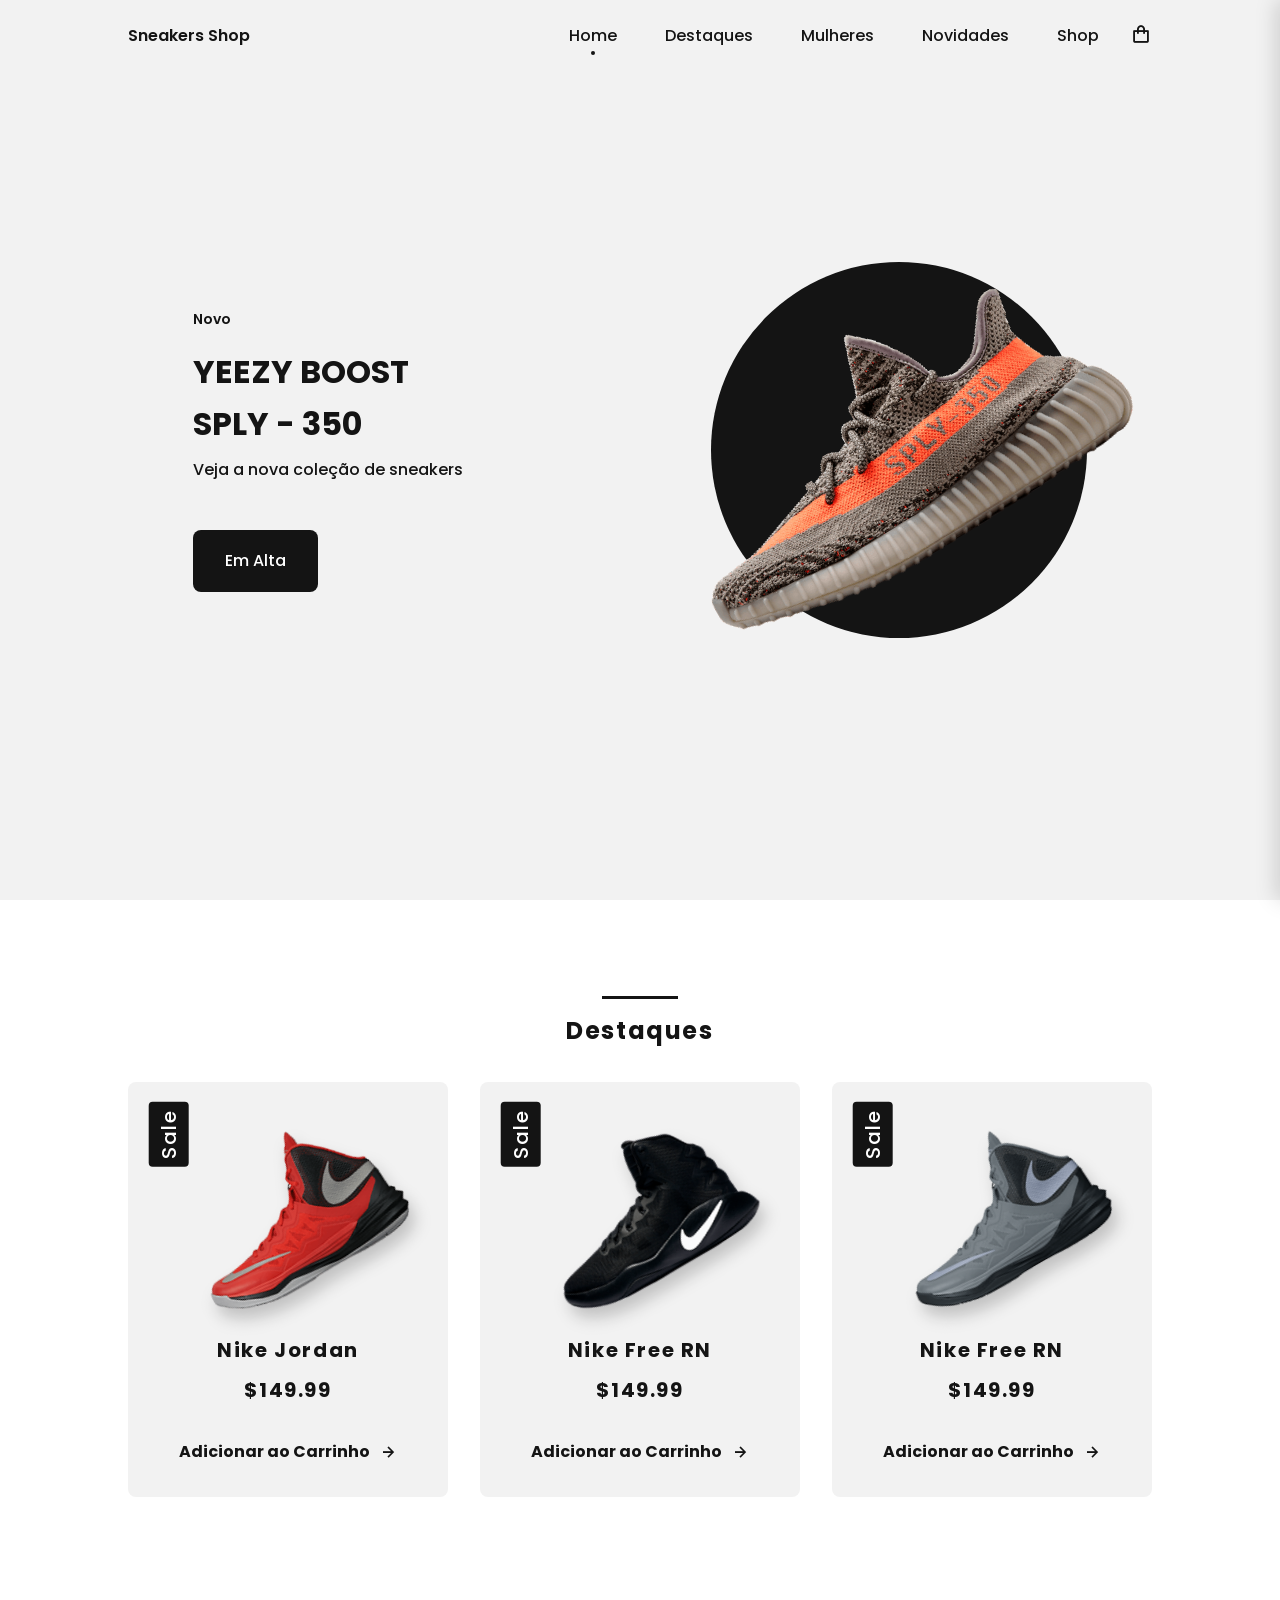
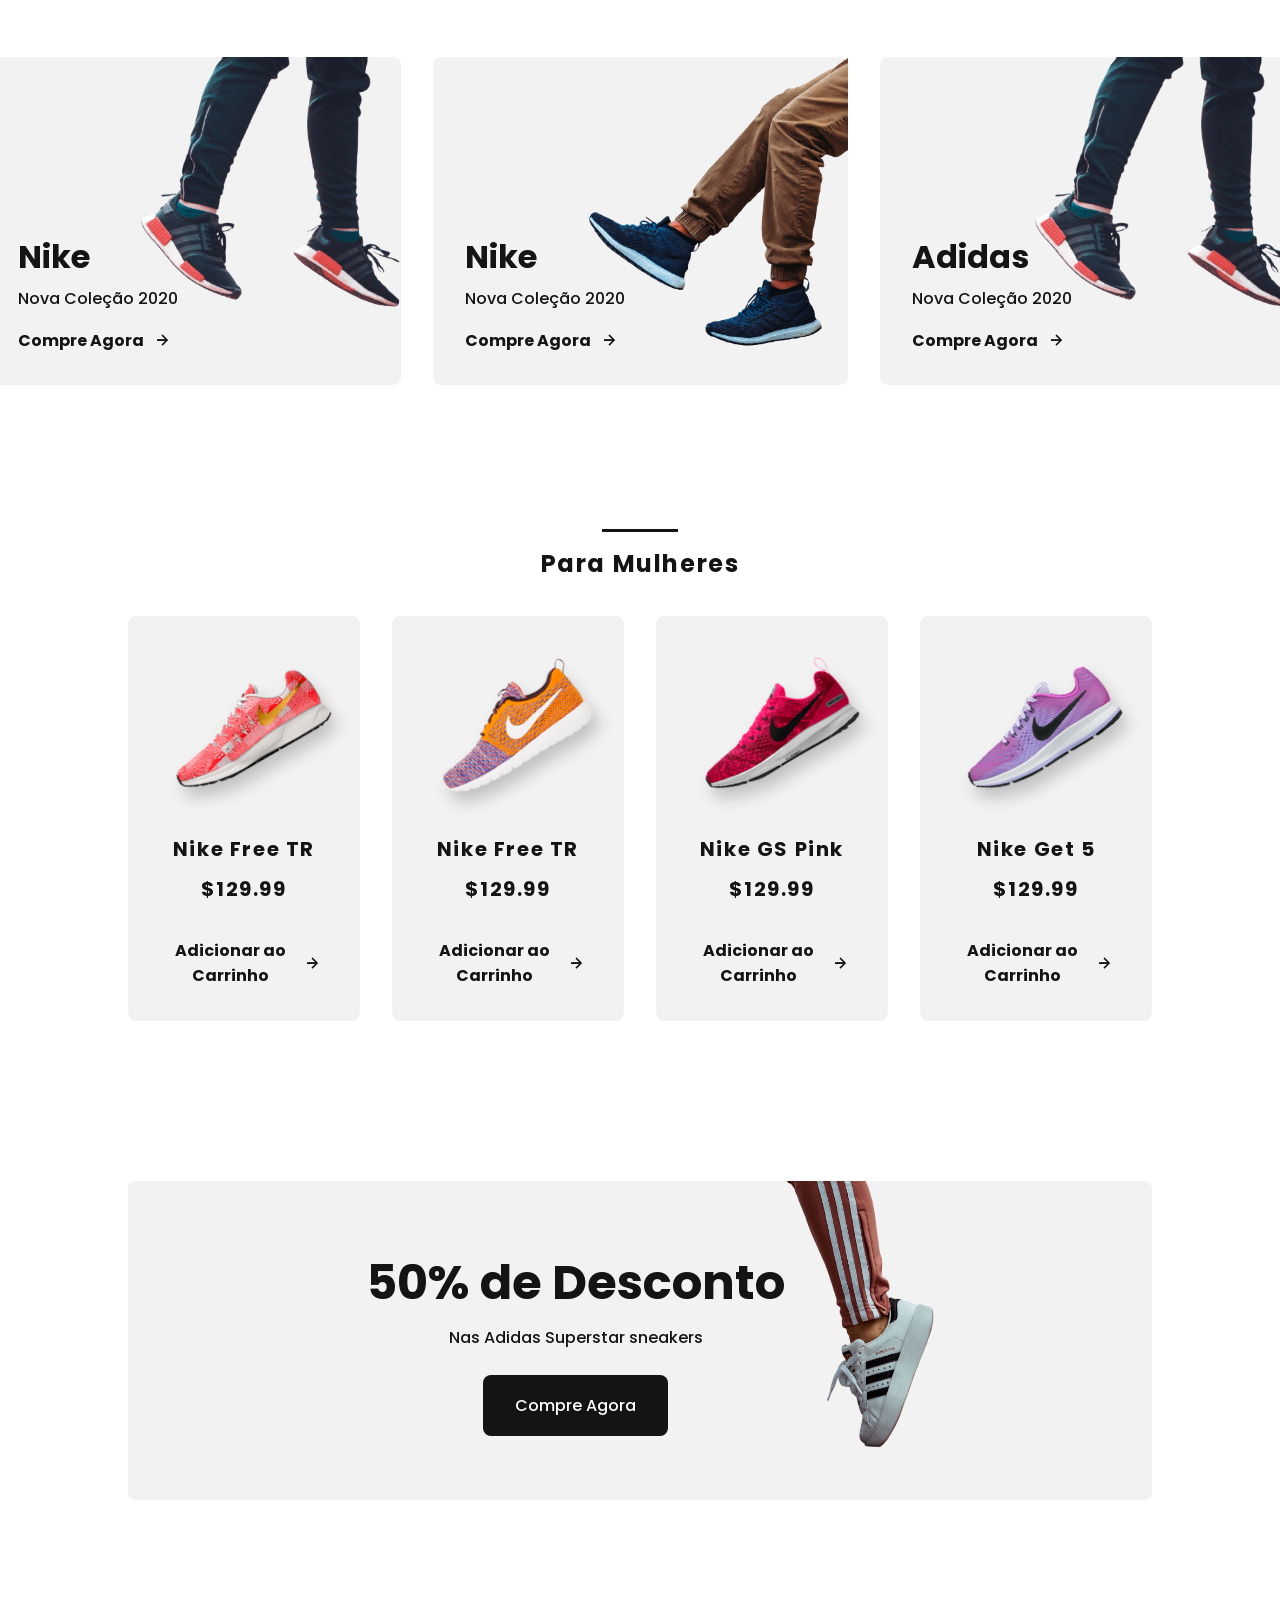
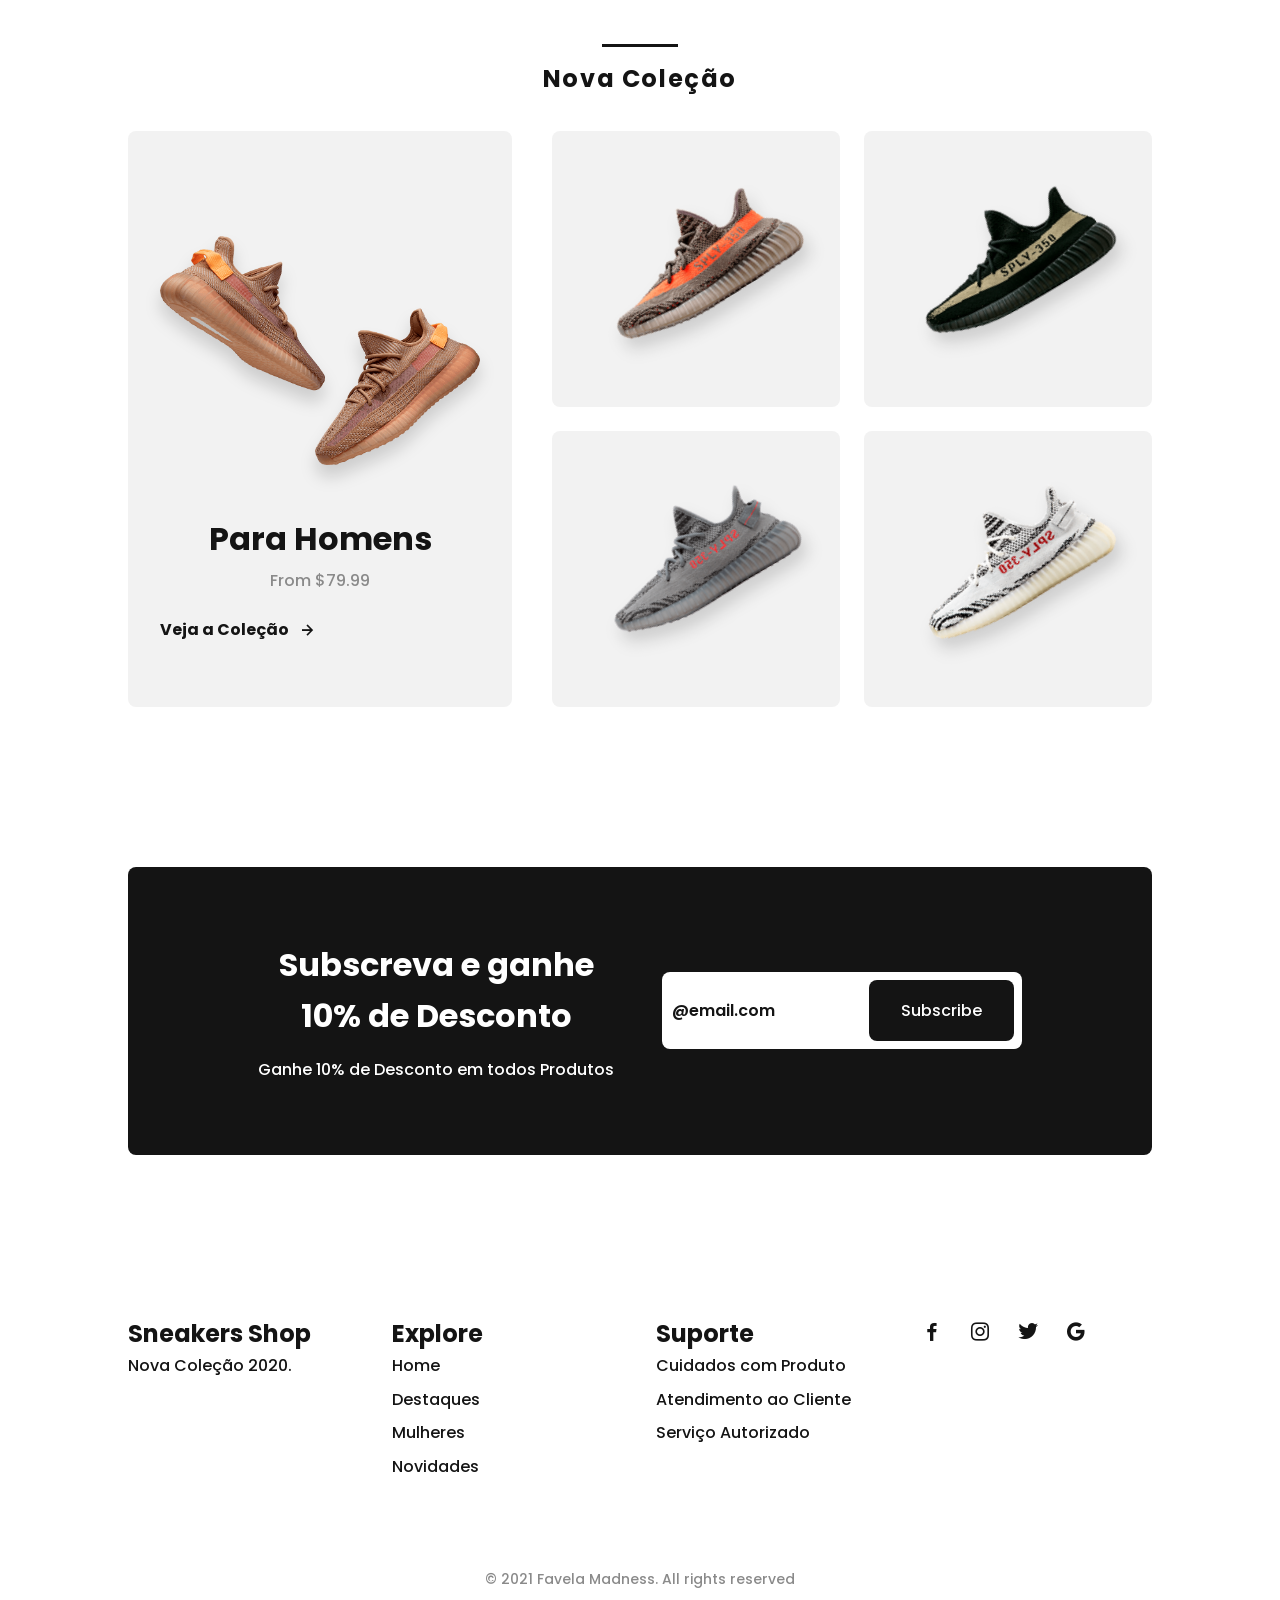
<file: html/index.html>
<!DOCTYPE html>
<html lang="pt">
<head>
  <meta charset="UTF-8">
  <meta name="viewport" content="width=device-width, initial-scale=1.0">
  <meta name="description" content="Loja de sneakers — Nova coleção 2020. Nike, Adidas e mais.">

  <!-- CSS -->
  <link rel="stylesheet" href="../css/styles.css">

  <!-- Box Icons -->
  <link rel="stylesheet" href="https://cdn.jsdelivr.net/npm/boxicons@latest/css/boxicons.min.css">

  <title>Loja Online | Sneakers</title>
</head>
<body>

  <!--===== HEADER =====-->
  <header class="l-header" id="header">
    <nav class="nav bd-grid">
      <div class="nav__toggle" id="nav-toggle">
        <i class='bx bxs-grid'></i>
      </div>

      <a href="#" class="nav__logo">Sneakers Shop</a>

      <div class="nav__menu" id="nav-menu">
        <ul class="nav__list">
          <li class="nav__item"><a href="#home" class="nav__link active">Home</a></li>
          <li class="nav__item"><a href="#featured" class="nav__link">Destaques</a></li>
          <li class="nav__item"><a href="#women" class="nav__link">Mulheres</a></li>
          <li class="nav__item"><a href="#new" class="nav__link">Novidades</a></li>
          <li class="nav__item"><a href="./shop.html" class="nav__link">Shop</a></li>
        </ul>
      </div>

      <div class="nav__shop" id="cart-toggle">
        <i class='bx bx-shopping-bag'></i>
        <span id="cart-badge">0</span>
      </div>
    </nav>
  </header>

  <main class="l-main">

    <!--===== HOME =====-->
    <section class="home" id="home">
      <div class="home__container bd-grid">
        <div class="home__sneaker">
          <div class="home__shape"></div>
          <img src="../img/imghome.png" alt="Yeezy Boost 350" class="home__img">
        </div>

        <div class="home__data">
          <span class="home__new">Novo</span>
          <h1 class="home__title">YEEZY BOOST <br> SPLY - 350</h1>
          <p class="home__description">Veja a nova coleção de sneakers</p>
          <a href="#new" class="button">Em Alta</a>
        </div>
      </div>
    </section>

    <!--===== FEATURED =====-->
    <section class="featured section" id="featured">
      <h2 class="section-title">Destaques</h2>

      <div class="featured__container bd-grid">
        <article class="sneaker">
          <div class="sneaker__sale">Sale</div>
          <img src="../img/featured1.png" alt="Nike Jordan" class="sneaker__img" loading="lazy">
          <span class="sneaker__name">Nike Jordan</span>
          <span class="sneaker__preci">$149.99</span>
          <button class="button-light add-to-cart" data-id="1">
            Adicionar ao Carrinho <i class='bx bx-right-arrow-alt button-icon'></i>
          </button>
        </article>

        <article class="sneaker">
          <div class="sneaker__sale">Sale</div>
          <img src="../img/featured2.png" alt="Nike Free RN" class="sneaker__img" loading="lazy">
          <span class="sneaker__name">Nike Free RN</span>
          <span class="sneaker__preci">$149.99</span>
          <button class="button-light add-to-cart" data-id="2">
            Adicionar ao Carrinho <i class='bx bx-right-arrow-alt button-icon'></i>
          </button>
        </article>

        <article class="sneaker">
          <div class="sneaker__sale">Sale</div>
          <img src="../img/featured3.png" alt="Nike Free RN" class="sneaker__img" loading="lazy">
          <span class="sneaker__name">Nike Free RN</span>
          <span class="sneaker__preci">$149.99</span>
          <button class="button-light add-to-cart" data-id="3">
            Adicionar ao Carrinho <i class='bx bx-right-arrow-alt button-icon'></i>
          </button>
        </article>
      </div>
    </section>

    <!--===== COLLECTION =====-->
    <section class="collection section">
      <div class="collection__container bd-grid">

        <div class="collection__card">
          <div class="collection__data">
            <h3 class="collection__name">Nike</h3>
            <p class="collection__description">Nova Coleção 2020</p>
            <a href="./shop.html" class="button-light">
              Compre Agora <i class='bx bx-right-arrow-alt button-icon'></i>
            </a>
          </div>
          <img src="../img/collection2.png" alt="Nike Collection" class="collection__img" loading="lazy">
        </div>

        <div class="collection__card">
          <div class="collection__data">
            <h3 class="collection__name">Nike</h3>
            <p class="collection__description">Nova Coleção 2020</p>
            <a href="./shop.html" class="button-light">
              Compre Agora <i class='bx bx-right-arrow-alt button-icon'></i>
            </a>
          </div>
          <img src="../img/collection1.png" alt="Nike Collection" class="collection__img" loading="lazy">
        </div>

        <div class="collection__card">
          <div class="collection__data">
            <h3 class="collection__name">Adidas</h3>
            <p class="collection__description">Nova Coleção 2020</p>
            <a href="./shop.html" class="button-light">
              Compre Agora <i class='bx bx-right-arrow-alt button-icon'></i>
            </a>
          </div>
          <img src="../img/collection2.png" alt="Adidas Collection" class="collection__img" loading="lazy">
        </div>

      </div>
    </section>

    <!--===== WOMEN SNEAKERS =====-->
    <section class="women section" id="women">
      <h2 class="section-title">Para Mulheres</h2>

      <div class="women__container bd-grid">
        <article class="sneaker">
          <img src="../img/women1.png" alt="Nike Free TR" class="sneaker__img" loading="lazy">
          <span class="sneaker__name">Nike Free TR</span>
          <span class="sneaker__preci">$129.99</span>
          <button class="button-light add-to-cart" data-id="8">
            Adicionar ao Carrinho <i class='bx bx-right-arrow-alt button-icon'></i>
          </button>
        </article>

        <article class="sneaker">
          <img src="../img/women2.png" alt="Nike Free TR" class="sneaker__img" loading="lazy">
          <span class="sneaker__name">Nike Free TR</span>
          <span class="sneaker__preci">$129.99</span>
          <button class="button-light add-to-cart" data-id="9">
            Adicionar ao Carrinho <i class='bx bx-right-arrow-alt button-icon'></i>
          </button>
        </article>

        <article class="sneaker">
          <img src="../img/women3.png" alt="Nike GS Pink" class="sneaker__img" loading="lazy">
          <span class="sneaker__name">Nike GS Pink</span>
          <span class="sneaker__preci">$129.99</span>
          <button class="button-light add-to-cart" data-id="10">
            Adicionar ao Carrinho <i class='bx bx-right-arrow-alt button-icon'></i>
          </button>
        </article>

        <article class="sneaker">
          <img src="../img/women4.png" alt="Nike Get 5" class="sneaker__img" loading="lazy">
          <span class="sneaker__name">Nike Get 5</span>
          <span class="sneaker__preci">$129.99</span>
          <button class="button-light add-to-cart" data-id="11">
            Adicionar ao Carrinho <i class='bx bx-right-arrow-alt button-icon'></i>
          </button>
        </article>
      </div>
    </section>

    <!--===== OFFER =====-->
    <section class="offer section">
      <div class="offer__container bd-grid">
        <div class="offer__data">
          <h3 class="offer__title">50% de Desconto</h3>
          <p class="offer__description">Nas Adidas Superstar sneakers</p>
          <a href="./shop.html" class="button">Compre Agora</a>
        </div>
        <img src="../img/offert.png" alt="Oferta especial" class="offer__img" loading="lazy">
      </div>
    </section>

    <!--===== NEW COLLECTION =====-->
    <!--===== NEW COLLECTION =====-->
<section class="new section" id="new">
  <h2 class="section-title">Nova Coleção</h2>

  <div class="new__container bd-grid">
    <!-- Bloco esquerdo: destaque masculino -->
    <div class="new__mens">
      <img src="../img/new1.png" alt="Coleção masculina" class="new__mens-img" loading="lazy">
      <h3 class="new__title">Para Homens</h3>
      <span class="new__preci">From $79.99</span>
      <a href="./shop.html" class="button-light">
        Veja a Coleção <i class='bx bx-right-arrow-alt button-icon'></i>
      </a>
    </div>

    <!-- Bloco direito: 4 cards -->
    <div class="new__sneaker">
      <div class="new__sneaker-card">
        <img src="../img/new2.png" alt="Nike Sply" class="sneaker__img" loading="lazy">
        <div class="new__sneaker-overlay">
          <button class="button add-to-cart" data-id="4">Adicionar ao Carrinho</button>
        </div>
      </div>

      <div class="new__sneaker-card">
        <img src="../img/new3.png" alt="Nike Sply" class="sneaker__img" loading="lazy">
        <div class="new__sneaker-overlay">
          <button class="button add-to-cart" data-id="5">Adicionar ao Carrinho</button>
        </div>
      </div>

      <div class="new__sneaker-card">
        <img src="../img/new4.png" alt="Nike Sply" class="sneaker__img" loading="lazy">
        <div class="new__sneaker-overlay">
          <button class="button add-to-cart" data-id="6">Adicionar ao Carrinho</button>
        </div>
      </div>

      <div class="new__sneaker-card">
        <img src="../img/new5.png" alt="Nike Sply" class="sneaker__img" loading="lazy">
        <div class="new__sneaker-overlay">
          <button class="button add-to-cart" data-id="7">Adicionar ao Carrinho</button>
        </div>
      </div>
    </div>
  </div>
</section>
    <!--===== NEWSLETTER =====-->
    <section class="newsletter section">
      <div class="newsletter__container bd-grid">
        <div>
          <h3 class="newsletter__title">Subscreva e ganhe <br> 10% de Desconto</h3>
          <p class="newsletter__description">Ganhe 10% de Desconto em todos Produtos</p>
        </div>

        <form class="newsletter__subscribe" onsubmit="event.preventDefault();">
          <input type="email" placeholder="@email.com" class="newsletter__input" required>
          <button type="submit" class="button">Subscribe</button>
        </form>
      </div>
    </section>

  </main>

  <!--===== FOOTER =====-->
  <footer class="footer section">
    <div class="footer__container bd-grid">
      <div class="footer__box">
        <h3 class="footer__title">Sneakers Shop</h3>
        <p class="footer__description">Nova Coleção 2020.</p>
      </div>

      <div class="footer__box">
        <h3 class="footer__title">Explore</h3>
        <ul>
          <li><a href="#home" class="footer__link">Home</a></li>
          <li><a href="#featured" class="footer__link">Destaques</a></li>
          <li><a href="#women" class="footer__link">Mulheres</a></li>
          <li><a href="#new" class="footer__link">Novidades</a></li>
        </ul>
      </div>

      <div class="footer__box">
        <h3 class="footer__title">Suporte</h3>
        <ul>
          <li><a href="#" class="footer__link">Cuidados com Produto</a></li>
          <li><a href="#" class="footer__link">Atendimento ao Cliente</a></li>
          <li><a href="#" class="footer__link">Serviço Autorizado</a></li>
        </ul>
      </div>

      <div class="footer__box">
        <a href="#" class="footer__social" aria-label="Facebook"><i class='bx bxl-facebook'></i></a>
        <a href="#" class="footer__social" aria-label="Instagram"><i class='bx bxl-instagram'></i></a>
        <a href="#" class="footer__social" aria-label="Twitter"><i class='bx bxl-twitter'></i></a>
        <a href="#" class="footer__social" aria-label="Google"><i class='bx bxl-google'></i></a>
      </div>
    </div>

    <p class="footer__copy">&#169; 2021 Favela Madness. All rights reserved</p>
  </footer>

  <!--===== CART SIDEBAR =====-->
  <aside id="cart-sidebar" aria-label="Carrinho de compras">
    <div class="cart-header">
      <h3>Meu Carrinho</h3>
      <button id="cart-close" aria-label="Fechar"><i class='bx bx-x'></i></button>
    </div>
    <div id="cart-items"></div>
    <div class="cart-footer">
      <div class="cart-total-row">
        <span>Total:</span>
        <span id="cart-total">$0.00</span>
      </div>
      <button class="button" id="cart-checkout">Finalizar Compra</button>
    </div>
  </aside>
  <div id="cart-overlay"></div>

  <!--===== SCRIPTS =====-->
<script type="module" src="../js/main.js"></script>
<script type="module" src="../js/cart-ui.js"></script>
<script type="module" src="../js/index.js"></script>
</body>
</html>
</file>
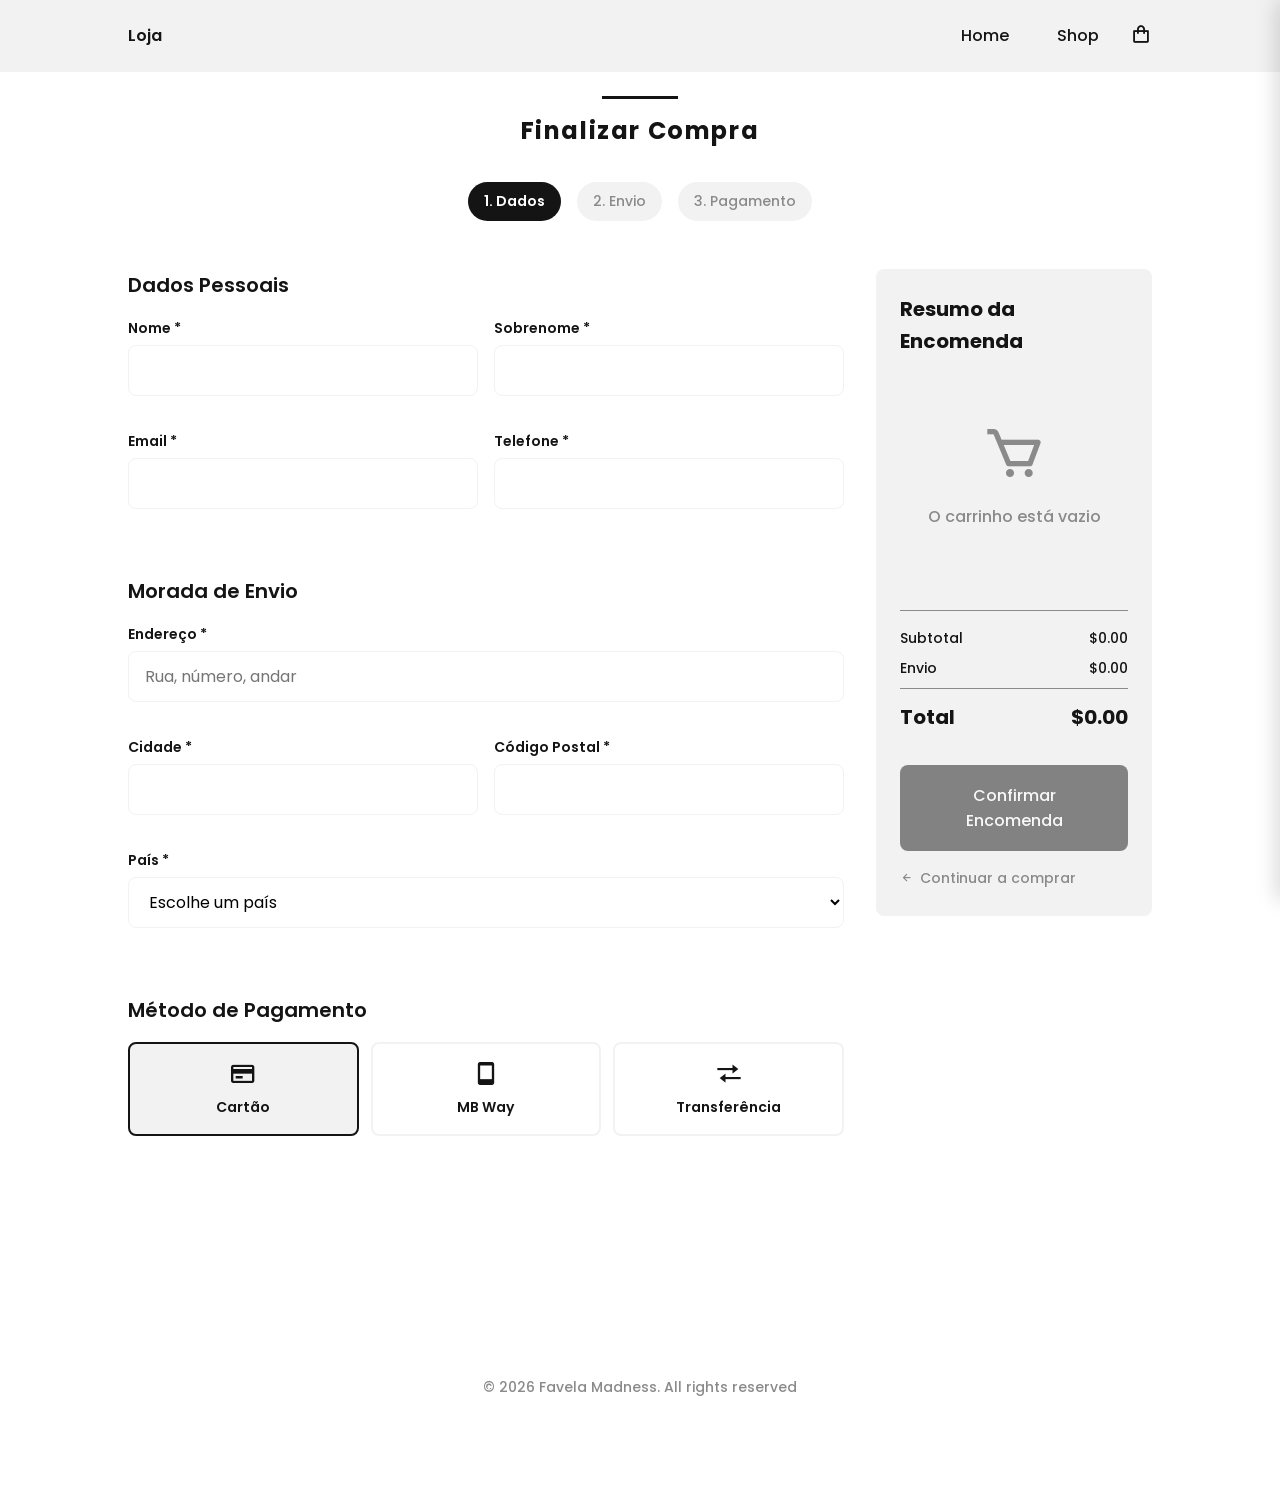
<file: html/checkout.html>
<!DOCTYPE html>
<html lang="pt">
<head>
  <meta charset="UTF-8">
  <meta name="viewport" content="width=device-width, initial-scale=1.0">
  <link rel="stylesheet" href="../css/styles.css">
  <link rel="stylesheet" href="https://cdn.jsdelivr.net/npm/boxicons@latest/css/boxicons.min.css">
  <title>Checkout | Loja</title>
</head>
<body>

  <header class="l-header" id="header">
    <nav class="nav bd-grid">
      <div class="nav__toggle" id="nav-toggle">
        <i class='bx bxs-grid'></i>
      </div>
      <a href="./index.html" class="nav__logo">Loja</a>
      <div class="nav__menu" id="nav-menu">
        <ul class="nav__list">
          <li class="nav__item"><a href="./index.html" class="nav__link">Home</a></li>
          <li class="nav__item"><a href="./shop.html" class="nav__link">Shop</a></li>
        </ul>
      </div>
      <div class="nav__shop" id="cart-toggle">
        <i class='bx bx-shopping-bag'></i>
        <span id="cart-badge">0</span>
      </div>
    </nav>
  </header>

  <main class="l-main">
    <section class="checkout section">
      <div class="bd-grid">
        <h2 class="section-title">Finalizar Compra</h2>

        <div class="checkout__steps">
          <span class="step is-active">1. Dados</span>
          <span class="step">2. Envio</span>
          <span class="step">3. Pagamento</span>
        </div>

        <div class="checkout__layout">
          <!-- Formulário -->
          <form class="checkout__form" id="checkout-form" novalidate>
            <fieldset>
              <legend>Dados Pessoais</legend>
              <div class="form-row">
                <div class="form-group">
                  <label for="firstName">Nome *</label>
                  <input type="text" id="firstName" name="firstName" required>
                  <small class="error-msg"></small>
                </div>
                <div class="form-group">
                  <label for="lastName">Sobrenome *</label>
                  <input type="text" id="lastName" name="lastName" required>
                  <small class="error-msg"></small>
                </div>
              </div>

              <div class="form-row">
                <div class="form-group">
                  <label for="email">Email *</label>
                  <input type="email" id="email" name="email" required>
                  <small class="error-msg"></small>
                </div>
                <div class="form-group">
                  <label for="phone">Telefone *</label>
                  <input type="tel" id="phone" name="phone" required>
                  <small class="error-msg"></small>
                </div>
              </div>
            </fieldset>

            <fieldset>
              <legend>Morada de Envio</legend>
              <div class="form-group">
                <label for="address">Endereço *</label>
                <input type="text" id="address" name="address" placeholder="Rua, número, andar" required>
                <small class="error-msg"></small>
              </div>

              <div class="form-row">
                <div class="form-group">
                  <label for="city">Cidade *</label>
                  <input type="text" id="city" name="city" required>
                  <small class="error-msg"></small>
                </div>
                <div class="form-group">
                  <label for="postalCode">Código Postal *</label>
                  <input type="text" id="postalCode" name="postalCode" required>
                  <small class="error-msg"></small>
                </div>
              </div>

              <div class="form-group">
                <label for="country">País *</label>
                <select id="country" name="country" required>
                  <option value="">Escolhe um país</option>
                  <option value="PT">Portugal</option>
                  <option value="BR">Brasil</option>
                  <option value="AO">Angola</option>
                  <option value="MZ">Moçambique</option>
                </select>
                <small class="error-msg"></small>
              </div>
            </fieldset>

            <fieldset>
              <legend>Método de Pagamento</legend>
              <div class="payment-options">
                <label class="payment-option">
                  <input type="radio" name="payment" value="card" checked>
                  <i class='bx bx-credit-card'></i>
                  <span>Cartão</span>
                </label>
                <label class="payment-option">
                  <input type="radio" name="payment" value="mbway">
                  <i class='bx bx-mobile'></i>
                  <span>MB Way</span>
                </label>
                <label class="payment-option">
                  <input type="radio" name="payment" value="transfer">
                  <i class='bx bx-transfer'></i>
                  <span>Transferência</span>
                </label>
              </div>
            </fieldset>
          </form>

          <!-- Resumo -->
          <aside class="checkout__summary">
            <h3>Resumo da Encomenda</h3>
            <div id="checkout-items"></div>

            <div class="summary-row">
              <span>Subtotal</span>
              <span id="summary-subtotal">$0.00</span>
            </div>
            <div class="summary-row">
              <span>Envio</span>
              <span id="summary-shipping">$0.00</span>
            </div>
            <div class="summary-row summary-row--total">
              <span>Total</span>
              <span id="summary-total">$0.00</span>
            </div>

            <button class="button button--primary" id="place-order" form="checkout-form">
              Confirmar Encomenda
            </button>

            <a href="./shop.html" class="checkout__continue">
              <i class='bx bx-left-arrow-alt'></i> Continuar a comprar
            </a>
          </aside>
        </div>
      </div>
    </section>
  </main>

  <!-- CART SIDEBAR -->
  <aside id="cart-sidebar" aria-label="Carrinho">
    <div class="cart-header">
      <h3>Meu Carrinho</h3>
      <button id="cart-close" aria-label="Fechar"><i class='bx bx-x'></i></button>
    </div>
    <div id="cart-items"></div>
    <div class="cart-footer">
      <div class="cart-total-row">
        <span>Total:</span>
        <span id="cart-total">$0.00</span>
      </div>
      <button class="button" id="cart-checkout">Finalizar Compra</button>
    </div>
  </aside>
  <div id="cart-overlay"></div>

  <footer class="footer section">
    <p class="footer__copy">&#169; 2026 Favela Madness. All rights reserved</p>
  </footer>

  <script type="module" src="../js/main.js"></script>
  <script type="module" src="../js/cart-ui.js"></script>
  <script type="module" src="../js/checkout.js"></script>
</body>
</html>
</file>
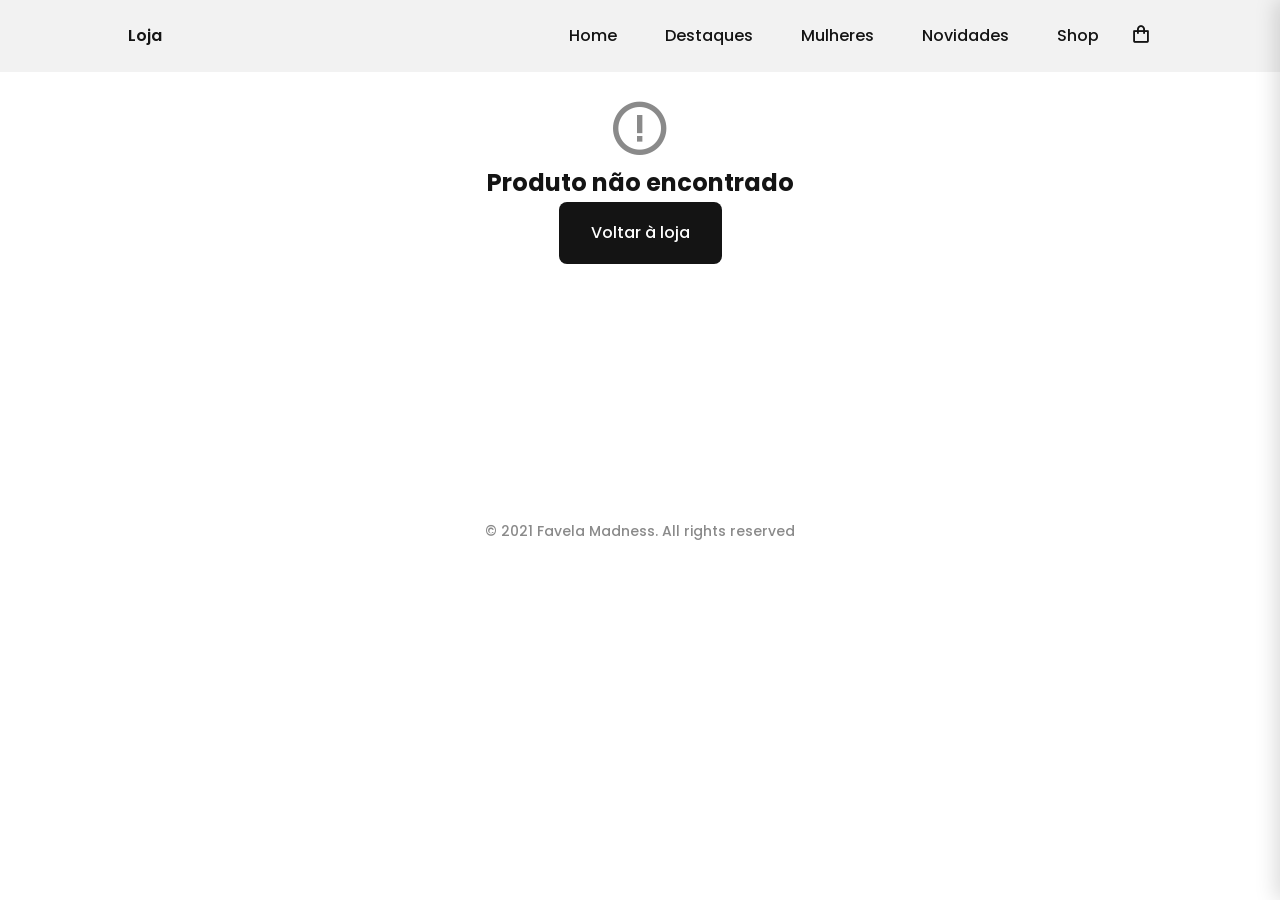
<file: html/product.html>
<!DOCTYPE html>
<html lang="pt">
<head>
  <meta charset="UTF-8">
  <meta name="viewport" content="width=device-width, initial-scale=1.0">
  <link rel="stylesheet" href="../css/styles.css">
  <link rel="stylesheet" href="https://cdn.jsdelivr.net/npm/boxicons@latest/css/boxicons.min.css">
  <title>Produto | Loja</title>
</head>
<body>

  <header class="l-header" id="header">
    <nav class="nav bd-grid">
      <div class="nav__toggle" id="nav-toggle">
        <i class='bx bxs-grid'></i>
      </div>
      <a href="./index.html" class="nav__logo">Loja</a>
      <div class="nav__menu" id="nav-menu">
        <ul class="nav__list">
          <li class="nav__item"><a href="./index.html" class="nav__link">Home</a></li>
          <li class="nav__item"><a href="./index.html#featured" class="nav__link">Destaques</a></li>
          <li class="nav__item"><a href="./index.html#women" class="nav__link">Mulheres</a></li>
          <li class="nav__item"><a href="./index.html#new" class="nav__link">Novidades</a></li>
          <li class="nav__item"><a href="./shop.html" class="nav__link">Shop</a></li>
        </ul>
      </div>
      <div class="nav__shop" id="cart-toggle">
        <i class='bx bx-shopping-bag'></i>
        <span id="cart-badge">0</span>
      </div>
    </nav>
  </header>

  <main class="l-main">
    <section class="product-section section">
      <div class="bd-grid" id="product-root"></div>
    </section>
  </main>

  <aside id="cart-sidebar" aria-label="Carrinho">
    <div class="cart-header">
      <h3>Meu Carrinho</h3>
      <button id="cart-close" aria-label="Fechar"><i class='bx bx-x'></i></button>
    </div>
    <div id="cart-items"></div>
    <div class="cart-footer">
      <div class="cart-total-row">
        <span>Total:</span>
        <span id="cart-total">$0.00</span>
      </div>
      <button class="button" id="cart-checkout">Finalizar Compra</button>
    </div>
  </aside>
  <div id="cart-overlay"></div>

  <footer class="footer section">
    <p class="footer__copy">&#169; 2021 Favela Madness. All rights reserved</p>
  </footer>

  <script type="module" src="../js/main.js"></script>
  <script type="module" src="../js/cart-ui.js"></script>
  <script type="module" src="../js/product.js"></script>
</body>
</html>
</file>
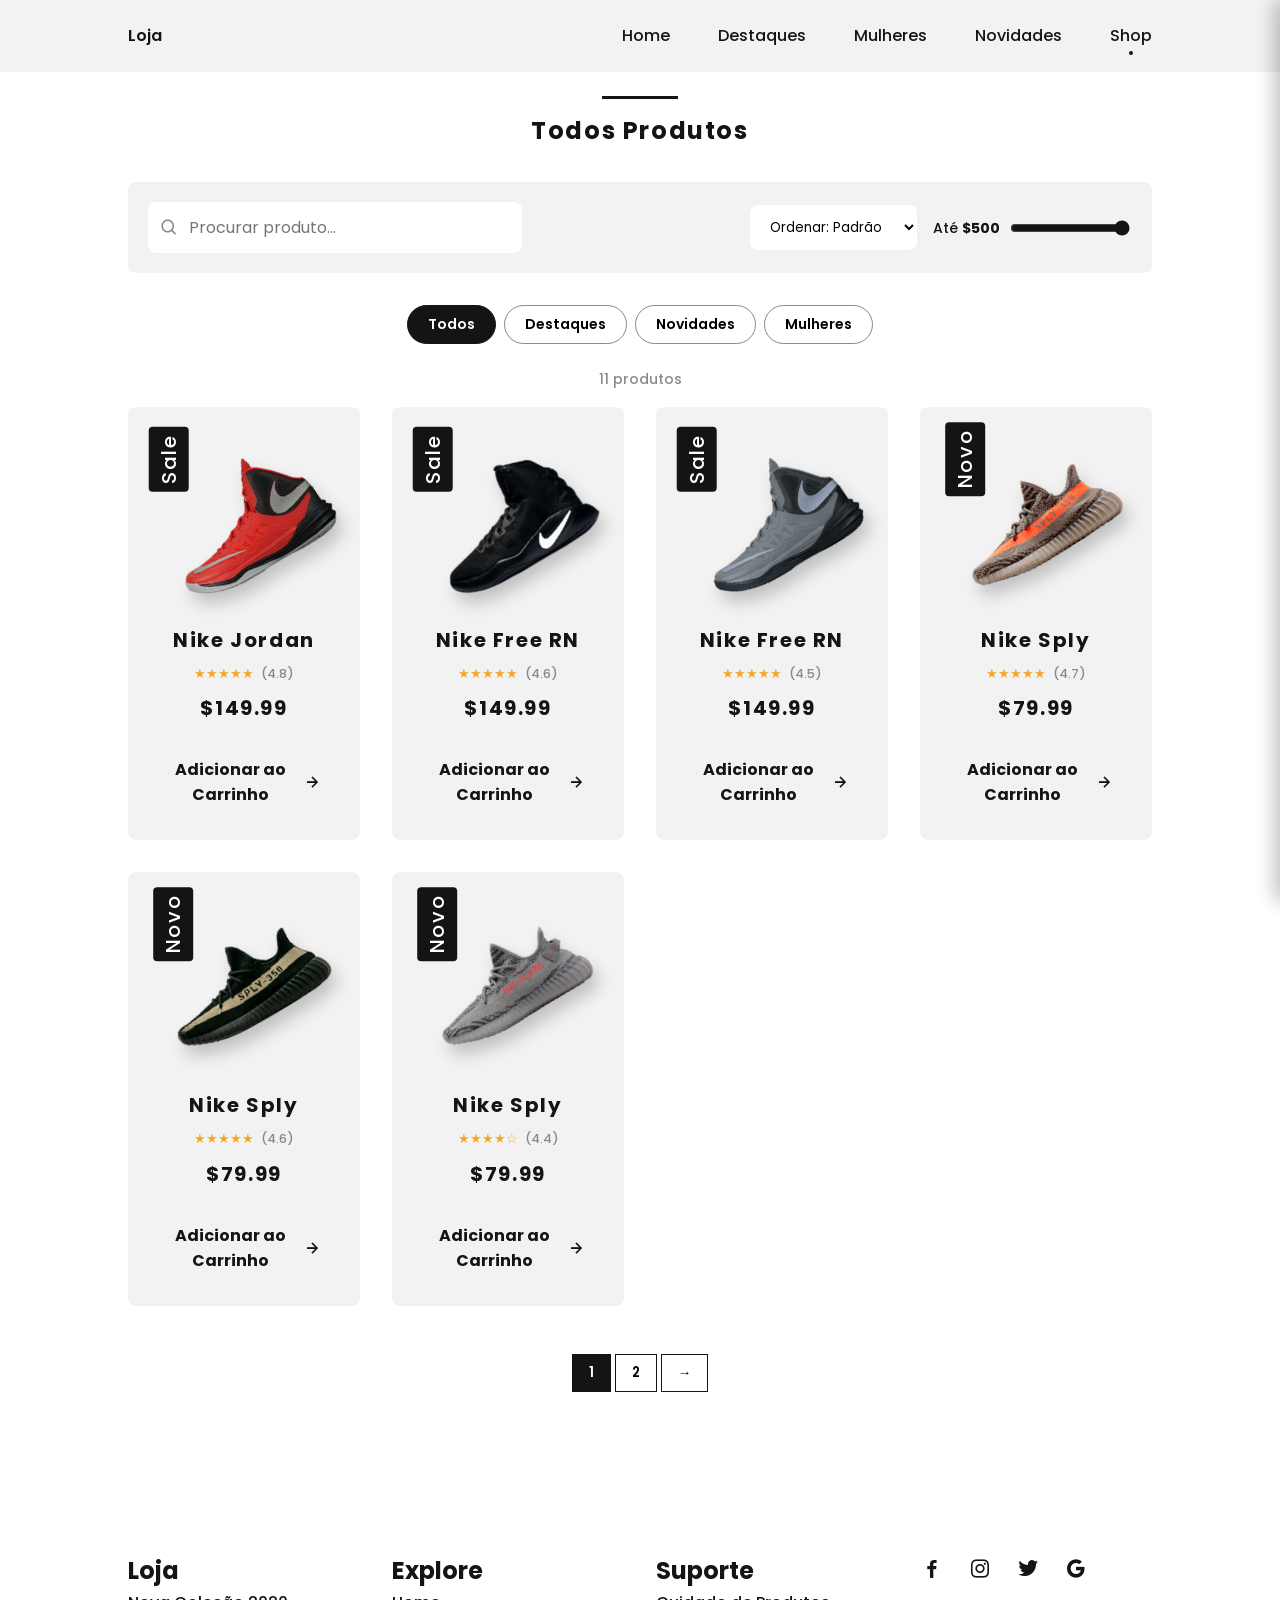
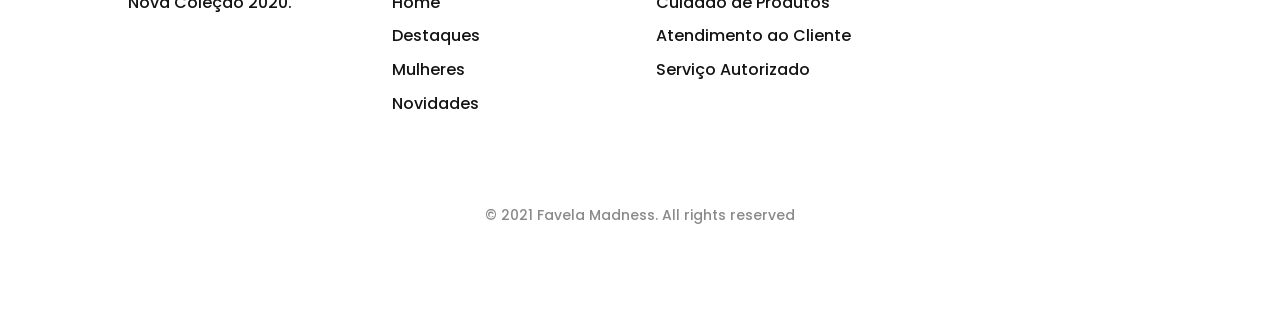
<file: html/shop.html>
<!DOCTYPE html>
<html lang="pt">
<head>
  <meta charset="UTF-8">
  <meta name="viewport" content="width=device-width, initial-scale=1.0">
  <link rel="stylesheet" href="../css/styles.css">
  <link rel="stylesheet" href="https://cdn.jsdelivr.net/npm/boxicons@latest/css/boxicons.min.css">
  <title>Loja | Shop</title>
</head>
<body>

  <header class="l-header" id="header">
    <nav class="nav bd-grid">
      <div class="nav__toggle" id="nav-toggle">
        <i class='bx bxs-grid'></i>
      </div>
      <a href="./index.html" class="nav__logo">Loja</a>
      <div class="nav__menu" id="nav-menu">
        <ul class="nav__list">
          <li class="nav__item"><a href="./index.html" class="nav__link">Home</a></li>
          <li class="nav__item"><a href="./index.html#featured" class="nav__link">Destaques</a></li>
          <li class="nav__item"><a href="./index.html#women" class="nav__link">Mulheres</a></li>
          <li class="nav__item"><a href="./index.html#new" class="nav__link">Novidades</a></li>
          <li class="nav__item"><a href="./shop.html" class="nav__link active">Shop</a></li>
        </ul>
      </div>
     
    </nav>
  </header>

  <main class="l-main">
    <section class="featured section" id="shop">
      <h2 class="section-title">Todos Produtos</h2>

      <!-- Toolbar -->
      <div class="shop-toolbar bd-grid">
        <div class="shop-search">
          <i class='bx bx-search'></i>
          <input type="text" id="search-input" placeholder="Procurar produto...">
        </div>
        <div></div>
        <select id="sort-select" class="shop-select">
          <option value="default">Ordenar: Padrão</option>
          <option value="price-asc">Preço ↑</option>
          <option value="price-desc">Preço ↓</option>
          <option value="name">Nome A-Z</option>
          <option value="rating">Melhor avaliação</option>
        </select>
        <div class="price-filter">
          <label>Até <span id="price-label">$500</span></label>
          <input type="range" id="price-range" min="50" max="500" value="500" step="10">
        </div>
      </div>

      <!-- Categorias -->
      <div class="shop-categories bd-grid">
        <button class="filter-cat is-active" data-cat="all">Todos</button>
        <button class="filter-cat" data-cat="featured">Destaques</button>
        <button class="filter-cat" data-cat="new">Novidades</button>
        <button class="filter-cat" data-cat="women">Mulheres</button>
      </div>

      <span id="products-count"></span>

      <div class="featured__container bd-grid" id="products-grid"></div>
      <div class="sneaker__pages" id="pagination"></div>
    </section>
  </main>

  <!-- CART SIDEBAR -->
  <aside id="cart-sidebar" aria-label="Carrinho de compras">
    <div class="cart-header">
      <h3>Meu Carrinho</h3>
      <button id="cart-close" aria-label="Fechar"><i class='bx bx-x'></i></button>
    </div>
    <div id="cart-items"></div>
    <div class="cart-footer">
      <div class="cart-total-row">
        <span>Total:</span>
        <span id="cart-total">$0.00</span>
      </div>
      <button class="button" id="cart-checkout">Finalizar Compra</button>
    </div>
  </aside>

  <!-- CART SIDEBAR -->
<aside id="cart-sidebar" aria-label="Carrinho">
  <div class="cart-header">
    <h3>Meu Carrinho</h3>
    <button id="cart-close" aria-label="Fechar"><i class='bx bx-x'></i></button>
  </div>
  <div id="cart-items"></div>
  <div class="cart-footer">
    <div class="cart-total-row">
      <span>Total:</span>
      <span id="cart-total">$0.00</span>
    </div>
    <button class="button" id="cart-checkout">Finalizar Compra</button>
  </div>
</aside>
<div id="cart-overlay"></div>

  <footer class="footer section">
    <div class="footer__container bd-grid">
      <div class="footer__box">
        <h3 class="footer__title">Loja</h3>
        <p class="footer__description">Nova Coleção 2020.</p>
      </div>
      <div class="footer__box">
        <h3 class="footer__title">Explore</h3>
        <ul>
          <li><a href="./index.html" class="footer__link">Home</a></li>
          <li><a href="./index.html#featured" class="footer__link">Destaques</a></li>
          <li><a href="./index.html#women" class="footer__link">Mulheres</a></li>
          <li><a href="./index.html#new" class="footer__link">Novidades</a></li>
        </ul>
      </div>
      <div class="footer__box">
        <h3 class="footer__title">Suporte</h3>
        <ul>
          <li><a href="#" class="footer__link">Cuidado de Produtos</a></li>
          <li><a href="#" class="footer__link">Atendimento ao Cliente</a></li>
          <li><a href="#" class="footer__link">Serviço Autorizado</a></li>
        </ul>
      </div>
      <div class="footer__box">
        <a href="#" class="footer__social"><i class='bx bxl-facebook'></i></a>
        <a href="#" class="footer__social"><i class='bx bxl-instagram'></i></a>
        <a href="#" class="footer__social"><i class='bx bxl-twitter'></i></a>
        <a href="#" class="footer__social"><i class='bx bxl-google'></i></a>
      </div>
    </div>
    <p class="footer__copy">&#169; 2021 Favela Madness. All rights reserved</p>
  </footer>

  <script type="module" src="/js/main.js"></script>
<script type="module" src="/js/cart-ui.js"></script>
<script type="module" src="/js/shop.js"></script>
</body>
</html>
</file>
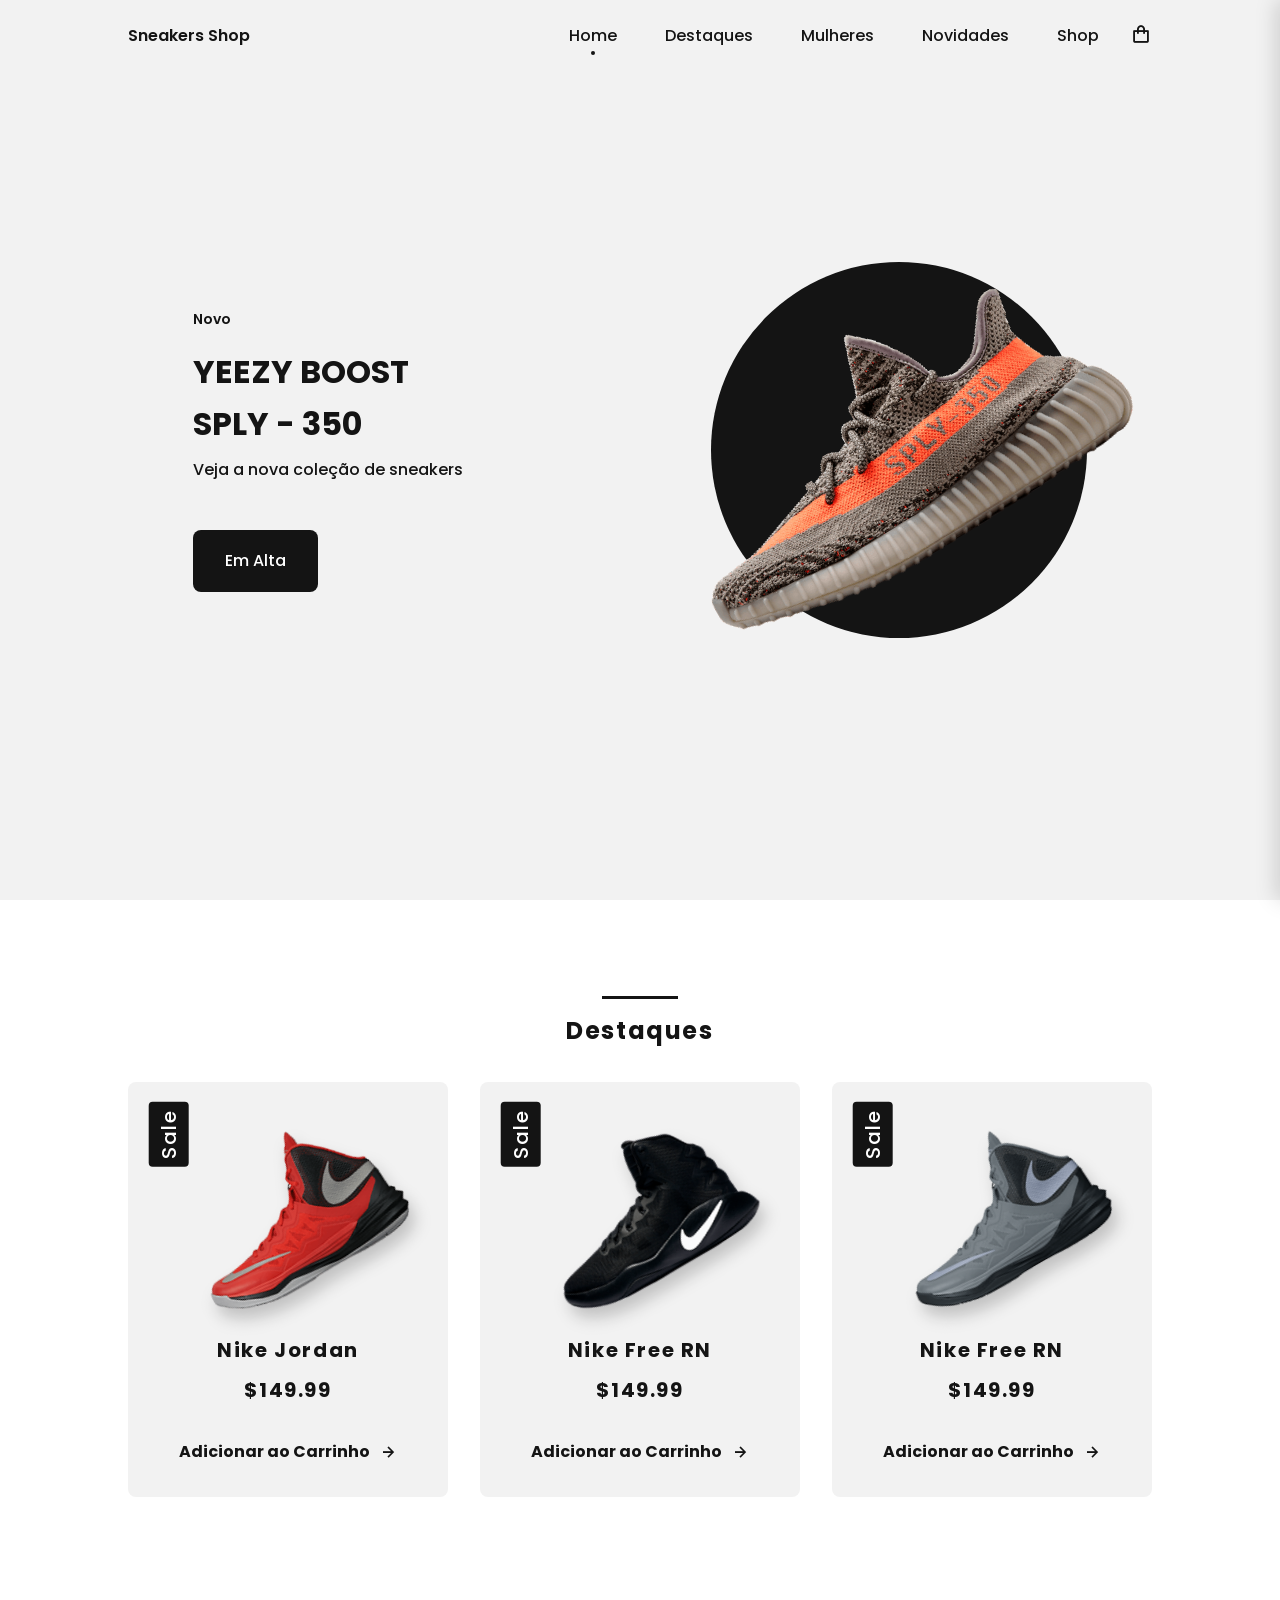
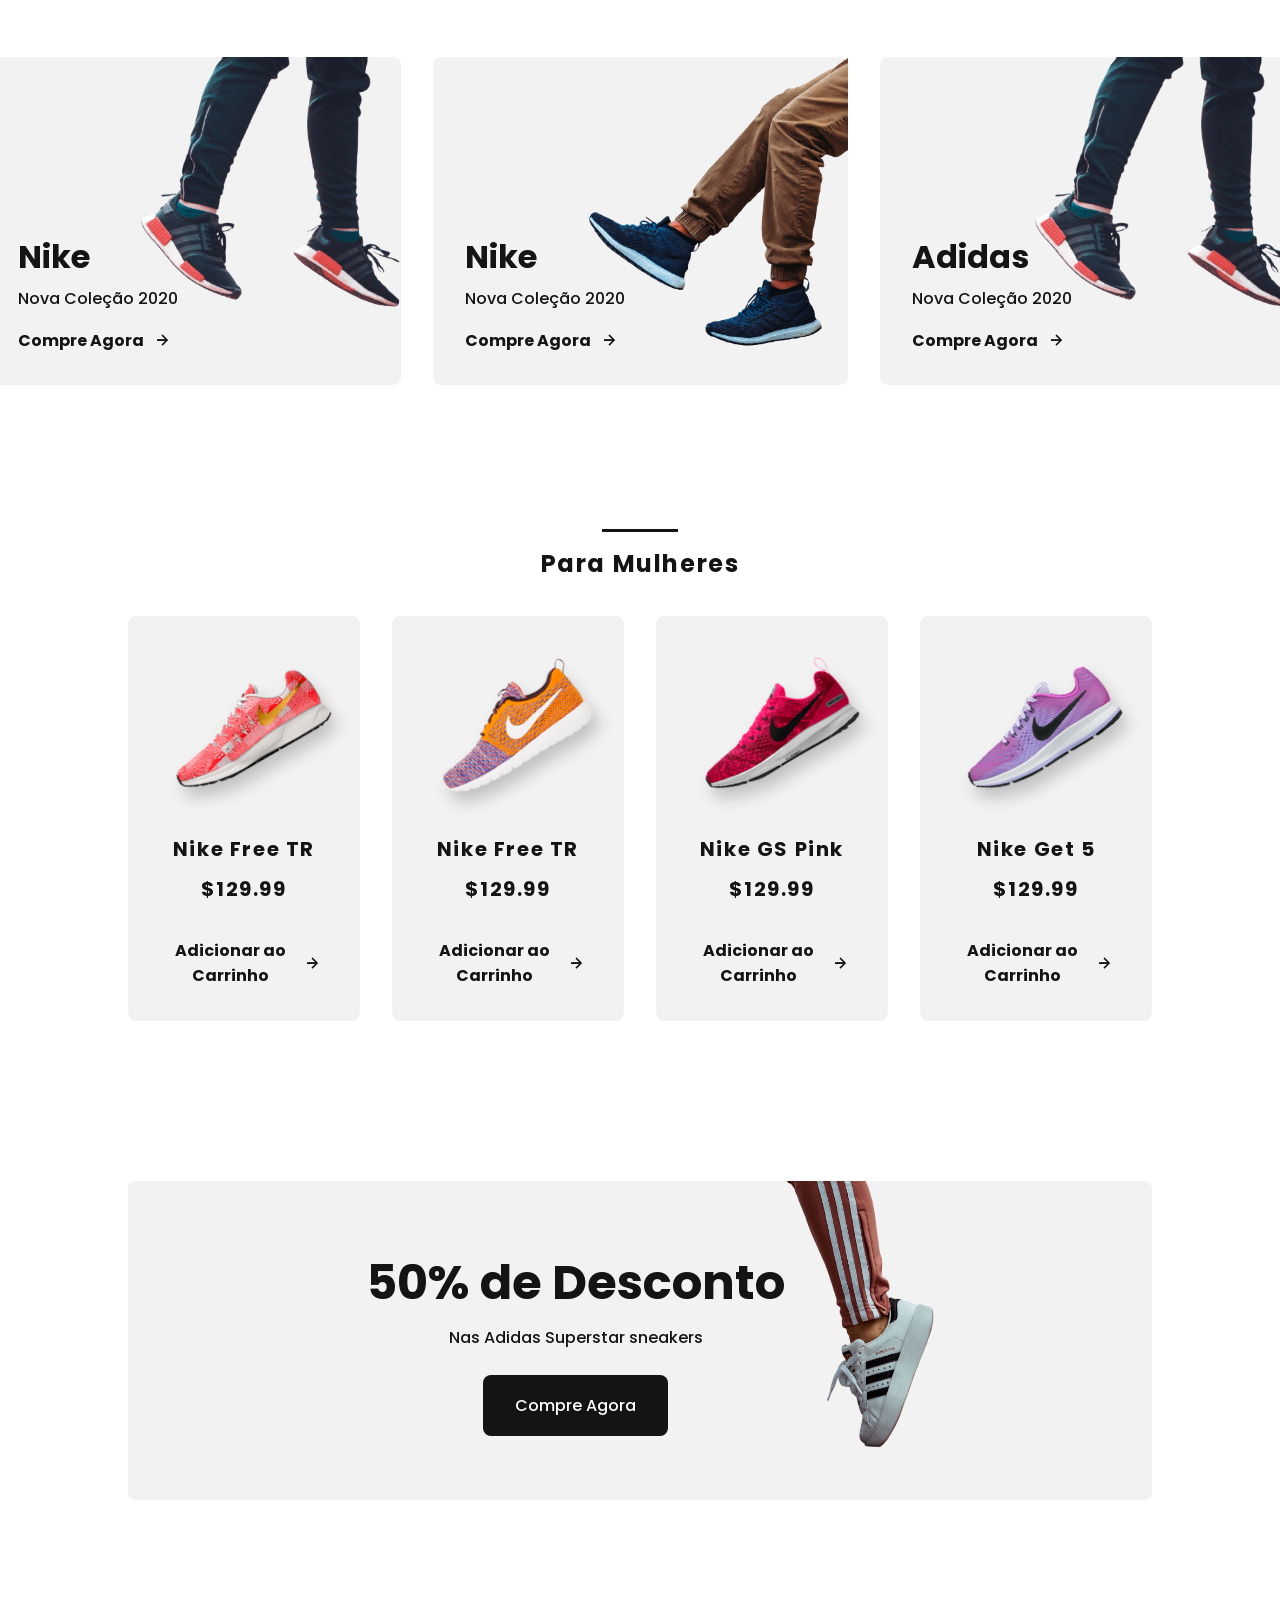
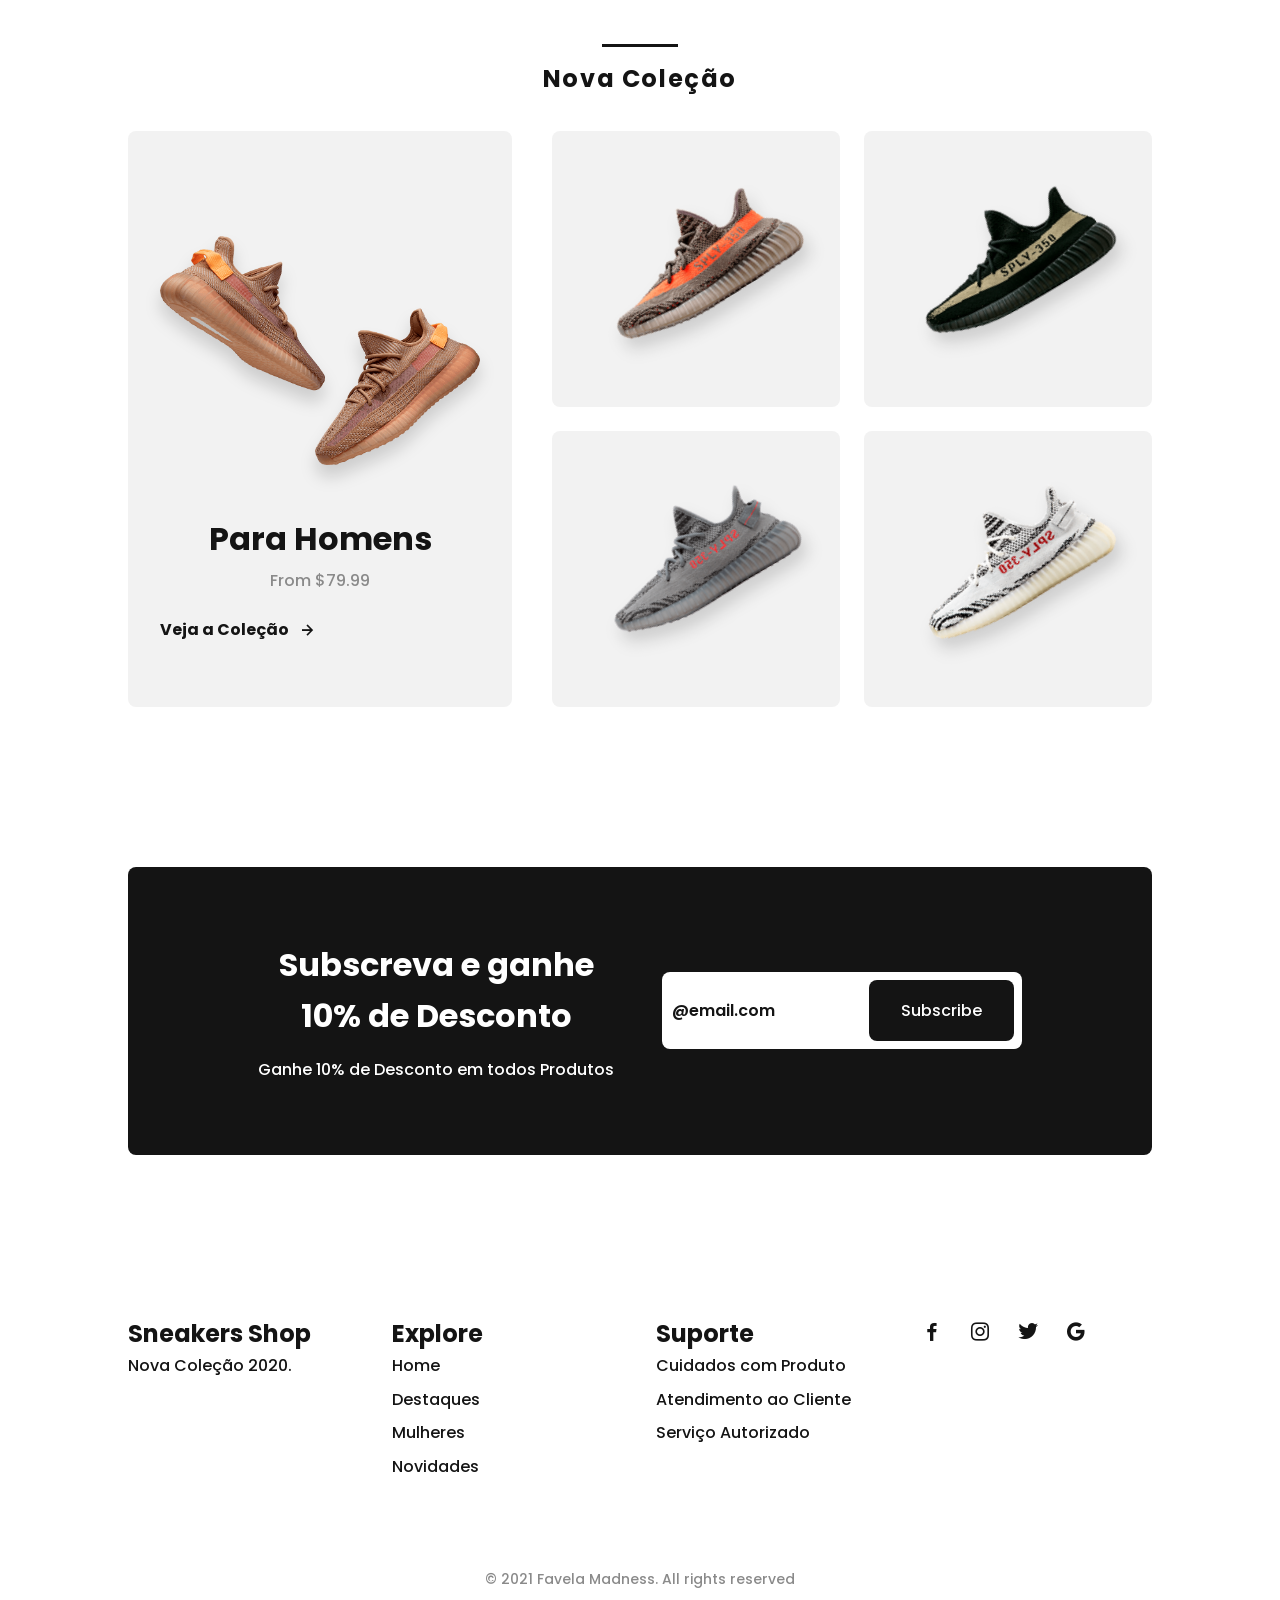
<file: html/thank-you.html>
<!DOCTYPE html>
<html lang="pt">
<head>
  <meta charset="UTF-8">
  <meta name="viewport" content="width=device-width, initial-scale=1.0">
  <link rel="stylesheet" href="../css/styles.css">
  <link rel="stylesheet" href="https://cdn.jsdelivr.net/npm/boxicons@latest/css/boxicons.min.css">
  <title>Encomenda Confirmada | Loja</title>
</head>
<body>

  <header class="l-header" id="header">
    <nav class="nav bd-grid">
      <a href="./index.html" class="nav__logo">Loja</a>
      <div class="nav__shop" id="cart-toggle">
        <i class='bx bx-shopping-bag'></i>
        <span id="cart-badge">0</span>
      </div>
    </nav>
  </header>

  <main class="l-main">
    <section class="thankyou section">
      <div class="bd-grid">
        <div class="thankyou__card">
          <div class="thankyou__icon">
            <i class='bx bx-check-circle'></i>
          </div>
          <h1 class="thankyou__title">Obrigado pela tua encomenda!</h1>
          <p class="thankyou__subtitle">
            Recebemos o teu pedido e vamos processá-lo em breve.
          </p>

          <div class="thankyou__info">
            <div>
              <span>Nº de Encomenda</span>
              <strong id="order-id">#FM-0000</strong>
            </div>
            <div>
              <span>Total</span>
              <strong id="order-total">$0.00</strong>
            </div>
            <div>
              <span>Email de Confirmação</span>
              <strong id="order-email">—</strong>
            </div>
          </div>

          <p class="thankyou__msg">
            Enviámos os detalhes para o teu email. Se não receberes em 5 minutos,
            verifica a pasta de spam.
          </p>

          <div class="thankyou__actions">
            <a href="./shop.html" class="button">Continuar a Comprar</a>
            <a href="./index.html" class="button-light">
              Voltar à Home <i class='bx bx-right-arrow-alt button-icon'></i>
            </a>
          </div>
        </div>
      </div>
    </section>
  </main>

  <footer class="footer section">
    <p class="footer__copy">&#169; 2026 Favela Madness. All rights reserved</p>
  </footer>

  <script type="module" src="../js/main.js"></script>
  <script type="module" src="../js/cart-ui.js"></script>
  <script type="module" src="../js/thank-you.js"></script>
</body>
</html>
</file>
<file: css/styles.css>
/*===== GOOGLE FONTS =====*/
@import url("https://fonts.googleapis.com/css2?family=Poppins:wght@400;500;600;700&display=swap");

/*===== VARIABLES CSS =====*/
:root {
  --header-height: 3rem;

  /* Font weight */
  --font-medium: 500;
  --font-semi-bold: 600;
  --font-bold: 700;

  /* Colors */
  --dark-color: #141414;
  --dark-color-light: #8a8a8a;
  --dark-color-lighten: #f2f2f2;
  --white-color: #fff;

  /* Font and typography */
  --body-font: 'Poppins', sans-serif;
  --big-font-size: 1.25rem;
  --bigger-font-size: 1.5rem;
  --biggest-font-size: 2rem;
  --h2-font-size: 1.25rem;
  --normal-font-size: .938rem;
  --smaller-font-size: .813rem;

  /* Margins */
  --mb-1: .5rem;
  --mb-2: 1rem;
  --mb-3: 1.5rem;
  --mb-4: 2rem;
  --mb-5: 2.5rem;
  --mb-6: 3rem;

  /* z index */
  --z-fixed: 100;

  /* Rotate img */
  --rotate-img: rotate(-30deg);
}

@media screen and (min-width: 768px) {
  :root {
    --big-font-size: 1.5rem;
    --bigger-font-size: 2rem;
    --biggest-font-size: 3rem;
    --normal-font-size: 1rem;
    --smaller-font-size: .875rem;
  }
}

/*===== BASE =====*/
*, ::before, ::after {
  box-sizing: border-box;
}

html {
  scroll-behavior: smooth;
}

body {
  margin: var(--header-height) 0 0 0;
  font-family: var(--body-font);
  font-size: var(--normal-font-size);
  font-weight: var(--font-medium);
  color: var(--dark-color);
  line-height: 1.6;
}

h1, h2, h3, p, ul {
  margin: 0;
}

ul {
  padding: 0;
  list-style: none;
}

a {
  text-decoration: none;
  color: var(--dark-color);
}

img {
  max-width: 100%;
  height: auto;
  display: block;
}

/*===== CLASS CSS =====*/
.section {
  padding: 5rem 0 2rem;
}

.section-title {
  position: relative;
  font-size: var(--big-font-size);
  margin-bottom: var(--mb-4);
  text-align: center;
  letter-spacing: .1rem;
}

.section-title::after {
  content: '';
  position: absolute;
  width: 56px;
  height: .18rem;
  top: -1rem;
  left: 0;
  right: 0;
  margin: auto;
  background-color: var(--dark-color);
}

/*===== LAYOUT =====*/
.bd-grid {
  max-width: 1024px;
  display: grid;
  grid-template-columns: 100%;
  column-gap: 2rem;
  width: calc(100% - 2rem);
  margin-left: var(--mb-2);
  margin-right: var(--mb-2);
}

.l-header {
  width: 100%;
  position: fixed;
  top: 0;
  left: 0;
  z-index: var(--z-fixed);
  background-color: var(--dark-color-lighten);
}

/*===== NAV =====*/
.nav {
  height: var(--header-height);
  display: flex;
  justify-content: space-between;
  align-items: center;
}

@media screen and (max-width: 768px) {
  .nav__menu {
    position: fixed;
    top: var(--header-height);
    left: -100%;
    width: 70%;
    height: 100vh;
    padding: 2rem;
    background-color: var(--white-color);
    transition: .5s;
  }
}

.nav__item {
  margin-bottom: var(--mb-4);
}

.nav__logo {
  font-weight: var(--font-semi-bold);
}

.nav__toggle, .nav__shop {
  font-size: 1.3rem;
  cursor: pointer;
}

.show {
  left: 0;
}

.active {
  position: relative;
}

.active::before {
  content: '';
  position: absolute;
  bottom: -.5rem;
  left: 45%;
  width: 4px;
  height: 4px;
  background-color: var(--dark-color);
  border-radius: 50%;
}

.scroll-header {
  background-color: var(--white-color);
  box-shadow: 0 2px 4px rgba(0, 0, 0, .1);
}

/*===== HOME =====*/
.home {
  background-color: var(--dark-color-lighten);
  overflow: hidden;
}

.home__container {
  height: calc(100vh - var(--header-height));
}

.home__sneaker {
  position: relative;
  display: flex;
  justify-content: center;
  align-self: center;
}

.home__shape {
  width: 220px;
  height: 220px;
  background-color: var(--dark-color);
  border-radius: 50%;
  margin-left: 120px;
}

.home__img {
  position: absolute;
  top: 2rem;
  max-width: initial;
  width: 275px;
  transform: var(--rotate-img);
  right: 0;
  left: 5rem;
}

.home__new {
  display: block;
  font-size: var(--smaller-font-size);
  font-weight: var(--font-semi-bold);
  margin-bottom: var(--mb-2);
}

.home__title {
  font-size: var(--bigger-font-size);
  margin-bottom: var(--mb-1);
}

.home__description {
  margin-bottom: var(--mb-6);
}

/*===== BUTTONS =====*/
.button {
  display: inline-block;
  background-color: var(--dark-color);
  color: var(--white-color);
  padding: 1.125rem 2rem;
  font-weight: var(--font-medium);
  border-radius: .5rem;
  transition: .3s;
  border: none;
  cursor: pointer;
  font-family: var(--body-font);
  font-size: var(--normal-font-size);
}

.button:hover {
  transform: translateY(-.25rem);
}

.button-light {
  display: inline-flex;
  color: var(--dark-color);
  font-weight: var(--font-bold);
  align-items: center;
  background: none;
  border: none;
  cursor: pointer;
  font-family: var(--body-font);
  font-size: var(--normal-font-size);
}

.button-icon {
  font-size: 1.25rem;
  margin-left: var(--mb-1);
  transition: .3s;
}

.button-light:hover .button-icon {
  transform: translateY(.25rem);
}

/*===== FEATURED =====*/
.featured__container {
  row-gap: 2rem;
  grid-template-columns: repeat(auto-fit, minmax(220px, 1fr));
}

.sneaker {
  position: relative;
  display: flex;
  flex-direction: column;
  align-items: center;
  padding: 2rem;
  background-color: var(--dark-color-lighten);
  border-radius: .5rem;
  transition: .3s;
}

.sneaker__sale {
  position: absolute;
  left: .5rem;
  background-color: var(--dark-color);
  color: var(--white-color);
  padding: .25rem .5rem;
  border-radius: .25rem;
  font-size: var(--h2-font-size);
  transform: rotate(-90deg);
  letter-spacing: .1rem;
}

.sneaker__img {
  width: 220px;
  margin-top: var(--mb-3);
  margin-bottom: var(--mb-6);
  transform: var(--rotate-img);
  filter: drop-shadow(0 12px 8px rgba(0, 0, 0, .2));
}

.sneaker__name, .sneaker__preci {
  font-size: var(--h2-font-size);
  letter-spacing: .1rem;
  font-weight: var(--font-bold);
}

.sneaker__name {
  margin-bottom: var(--mb-1);
}

.sneaker__preci {
  margin-bottom: var(--mb-4);
}

.sneaker:hover {
  transform: translateY(-.5rem);
}

.sneaker__pages {
  margin-top: var(--mb-6);
}

.sneaker__pag {
  padding: .5rem 1rem;
  border: 1px solid var(--dark-color);
  background: transparent;
  cursor: pointer;
  font-family: var(--body-font);
  font-weight: var(--font-semi-bold);
}

.sneaker__pag:hover {
  background-color: var(--dark-color);
  color: var(--white-color);
}

/*===== COLLECTION =====*/
.collection__container {
  row-gap: 2rem;
  justify-content: center;
}

.collection__card {
  position: relative;
  display: flex;
  height: 328px;
  background-color: var(--dark-color-lighten);
  padding: 2rem;
  border-radius: .5rem;
  transition: .3s;
}

.collection__data {
  align-self: flex-end;
}

.collection__img {
  position: absolute;
  top: 0;
  right: 0;
  width: 230px;
}

.collection__name {
  font-size: var(--bigger-font-size);
  margin-bottom: .25rem;
}

.collection__description {
  margin-bottom: var(--mb-2);
}

.collection__card:hover {
  transform: translateY(-.5rem);
}

/*===== WOMEN SNEAKERS =====*/
.women__container {
  row-gap: 2rem;
  grid-template-columns: repeat(auto-fit, minmax(220px, 1fr));
}

/*===== OFFER =====*/
.offer__container {
  grid-template-columns: 55% 45%;
  column-gap: 0;
  background-color: var(--dark-color-lighten);
  border-radius: .5rem;
  justify-content: center;
}

.offer__data {
  padding: 4rem 0 4rem 1.5rem;
}

.offer__title {
  font-size: var(--biggest-font-size);
  margin-bottom: .25rem;
}

.offer__description {
  margin-bottom: var(--mb-3);
}

.offer__img {
  width: 153px;
}

/*===== NEW COLLECTION =====*/
.new__container {
  display: grid;
  grid-template-columns: 1fr;
  gap: 2rem;
}

/* Coluna esquerda — destaque masculino */
.new__mens {
  display: flex;
  flex-direction: column;
  justify-content: center;
  align-items: center;
  text-align: center;
  background-color: var(--dark-color-lighten);
  border-radius: .5rem;
  padding: 2rem;
}

.new__mens-img {
  width: 100%;
  max-width: 320px;
  margin-bottom: var(--mb-3);
  filter: drop-shadow(0 12px 8px rgba(0, 0, 0, .15));
}

.new__title {
  font-size: var(--bigger-font-size);
  margin-bottom: .25rem;
}

.new__preci {
  display: block;
  color: var(--dark-color-light);
  margin-bottom: var(--mb-3);
}

/* Coluna direita — grelha de 4 cards */
.new__sneaker {
  display: grid;
  grid-template-columns: repeat(2, 1fr);
  gap: 1rem;
}

.new__sneaker-card {
  position: relative;
  padding: 2rem 1rem;
  background-color: var(--dark-color-lighten);
  border-radius: .5rem;
  overflow: hidden;
  display: flex;
  align-items: center;
  justify-content: center;
  min-height: 200px;
  transition: .3s;
}

.new__sneaker-card:hover {
  transform: translateY(-.5rem);
}

.new__sneaker-card img {
  max-width: 100%;
  max-height: 140px;
  object-fit: contain;
  transform: rotate(-30deg);
  filter: drop-shadow(0 12px 8px rgba(0, 0, 0, .15));
  transition: .3s;
}

.new__sneaker-overlay {
  position: absolute;
  inset: 0;
  display: flex;
  align-items: center;
  justify-content: center;
  background-color: rgba(20, 20, 20, .75);
  opacity: 0;
  transition: .3s;
}

.new__sneaker-card:hover .new__sneaker-overlay {
  opacity: 1;
}

.new__sneaker-overlay .button {
  padding: .75rem 1.25rem;
  font-size: var(--smaller-font-size);
}

/* Tablet: 2 colunas no destaque + 2x2 nos cards */
@media screen and (min-width: 768px) {
  .new__container {
    grid-template-columns: 1fr 1fr;
    gap: 2rem;
    align-items: stretch;
  }

  .new__mens {
    padding: 3rem 2rem;
  }
}

/* Desktop: destaque maior, cards 2x2 */
@media screen and (min-width: 1024px) {
  .new__container {
    grid-template-columns: 1.1fr 1.9fr;
    gap: 2.5rem;
  }

  .new__sneaker {
    gap: 1.5rem;
  }

  .new__sneaker-card {
    min-height: 240px;
  }
}

/*===== NEWSLETTER =====*/
.newsletter__container {
  background-color: var(--dark-color);
  color: var(--white-color);
  padding: 2rem .5rem;
  border-radius: .5rem;
  text-align: center;
}

.newsletter__title {
  font-size: var(--bigger-font-size);
  margin-bottom: var(--mb-2);
}

.newsletter__description {
  margin-bottom: var(--mb-5);
}

.newsletter__subscribe {
  display: flex;
  column-gap: .5rem;
  background-color: var(--white-color);
  padding: .5rem;
  border-radius: .5rem;
}

.newsletter__input {
  outline: none;
  border: none;
  width: 90%;
  font-size: var(--normal-font-size);
}

.newsletter__input::placeholder {
  color: var(--dark-color);
  font-family: var(--body-font);
  font-size: var(--normal-font-size);
  font-weight: var(--font-semi-bold);
}

/*===== FOOTER =====*/
.footer__container {
  grid-template-columns: repeat(auto-fit, minmax(220px, 1fr));
}

.footer__box {
  margin-bottom: var(--mb-4);
}

.footer__title {
  font-size: var(--big-font-size);
}

.footer__link {
  display: block;
  width: max-content;
  margin-bottom: var(--mb-1);
}

.footer__social {
  font-size: 1.5rem;
  margin-right: 1.25rem;
}

.footer__copy {
  padding: 3rem;
  font-size: var(--smaller-font-size);
  color: var(--dark-color-light);
  text-align: center;
}

/* ===== MEDIA QUERIES =====*/
@media screen and (min-width: 576px) {
  .collection__container {
    grid-template-columns: 415px;
  }
  .collection__img {
    width: 260px;
  }
  .offer__container {
    grid-template-columns: max-content max-content;
  }
  .offer__data {
    text-align: center;
  }
  .new__mens {
    align-items: center;
  }
}

@media screen and (min-width: 768px) {
  body {
    margin: 0;
  }
  .section {
    padding: 7rem 0 3rem;
  }
  .section-title::after {
    width: 76px;
  }
  .nav {
    height: calc(var(--header-height) + 1.5rem);
  }
  .nav__menu {
    margin-left: auto;
  }
  .nav__list {
    display: flex;
  }
  .nav__item {
    margin-left: var(--mb-6);
    margin-bottom: 0;
  }
  .nav__toggle {
    display: none;
  }
  .home__container {
    height: 100vh;
    grid-template-columns: max-content max-content;
    justify-content: center;
    align-items: center;
  }
  .home__sneaker {
    order: 1;
  }
  .home__shape {
    width: 376px;
    height: 376px;
  }
  .home__img {
    width: 470px;
    top: 4rem;
    right: 0;
    left: 4rem;
  }
  .newsletter__container {
    grid-template-columns: max-content max-content;
    justify-content: center;
    align-items: center;
    padding: 4.5rem 2rem;
    column-gap: 3rem;
  }
  .newsletter__description {
    margin-bottom: 0;
  }
  .newsletter__subscribe {
    width: 360px;
    height: max-content;
  }
}

@media screen and (min-width: 1024px) {
  .bd-grid {
    margin-left: auto;
    margin-right: auto;
  }
  .home__container {
    column-gap: 8rem;
  }
  .collection__container {
    grid-template-columns: repeat(3, 415px);
  }
  .new__container {
    grid-template-columns: max-content 1fr;
  }
  .new__mens {
    align-items: initial;
    justify-content: flex-end;
    padding: 4rem 2rem;
  }
  .new__mens-img {
    margin-bottom: var(--mb-6);
  }
  .home__img {
    width: 470px;
    top: 4rem;
    right: 0;
    left: 4rem;
  }
}

/* ============================================================
   COMPONENTES NOVOS — SHOP, CARRINHO, PRODUTO
   ============================================================ */

/*===== CART BADGE =====*/
.nav__shop {
  position: relative;
}
#cart-badge {
  position: absolute;
  top: -6px;
  right: -8px;
  min-width: 18px;
  height: 18px;
  padding: 0 4px;
  background: var(--dark-color);
  color: var(--white-color);
  border-radius: 50%;
  font-size: 11px;
  font-weight: var(--font-bold);
  display: none;
  align-items: center;
  justify-content: center;
}

/*===== SHOP TOOLBAR =====*/
.shop-toolbar {
  display: grid;
  grid-template-columns: 1fr;
  gap: 1rem;
  margin-bottom: 2rem;
  padding: 1.25rem;
  background: var(--dark-color-lighten);
  border-radius: .5rem;
}
@media (min-width: 768px) {
  .shop-toolbar {
    grid-template-columns: auto 1fr auto auto;
    align-items: center;
  }
}
.shop-search {
  position: relative;
}
.shop-search input {
  width: 100%;
  padding: .75rem 1rem .75rem 2.5rem;
  border: 1px solid transparent;
  border-radius: .5rem;
  outline: none;
  font-family: var(--body-font);
  font-size: var(--normal-font-size);
  background: var(--white-color);
  transition: .3s;
}
.shop-search input:focus {
  border-color: var(--dark-color);
}
.shop-search i {
  position: absolute;
  left: .75rem;
  top: 50%;
  transform: translateY(-50%);
  font-size: 1.2rem;
  color: var(--dark-color-light);
}
.shop-select {
  padding: .75rem 1rem;
  border: none;
  border-radius: .5rem;
  font-family: var(--body-font);
  background: var(--white-color);
  cursor: pointer;
  outline: none;
}
.price-filter {
  display: flex;
  align-items: center;
  gap: .5rem;
  font-size: var(--smaller-font-size);
}
.price-filter input[type="range"] {
  width: 120px;
  accent-color: var(--dark-color);
}
#price-label {
  font-weight: var(--font-bold);
  min-width: 50px;
}

/*===== FILTER CATEGORIES =====*/
.shop-categories {
  display: flex;
  gap: .5rem;
  flex-wrap: wrap;
  margin-bottom: 1.5rem;
  justify-content: center;
}
.filter-cat {
  padding: .5rem 1.25rem;
  border: 1px solid var(--dark-color-light);
  background: transparent;
  border-radius: 2rem;
  cursor: pointer;
  font-family: var(--body-font);
  font-size: var(--smaller-font-size);
  font-weight: var(--font-semi-bold);
  transition: .3s;
}
.filter-cat:hover,
.filter-cat.is-active {
  background: var(--dark-color);
  color: var(--white-color);
  border-color: var(--dark-color);
}

#products-count {
  text-align: center;
  display: block;
  margin-bottom: 1rem;
  color: var(--dark-color-light);
  font-size: var(--smaller-font-size);
}

/*===== RATING =====*/
.sneaker__rating {
  font-size: .8rem;
  color: #f5a623;
  margin-bottom: .5rem;
}
.sneaker__rating span {
  color: var(--dark-color-light);
  margin-left: .25rem;
}

.add-to-cart.is-added {
  color: #2ecc71;
}

/*===== PAGINATION =====*/
.sneaker__pages {
  display: flex;
  justify-content: center;
  gap: .25rem;
  margin-top: var(--mb-6);
}
.sneaker__pag.is-active {
  background: var(--dark-color);
  color: var(--white-color);
}

/*===== EMPTY STATE =====*/
.empty-state {
  grid-column: 1 / -1;
  text-align: center;
  padding: 3rem 1rem;
}
.empty-state i {
  font-size: 4rem;
  color: var(--dark-color-light);
}
.empty-state p {
  margin: 1rem 0;
  color: var(--dark-color-light);
}

/*===== CART SIDEBAR =====*/
#cart-sidebar {
  position: fixed;
  top: 0;
  right: 0;
  width: 100%;
  max-width: 400px;
  height: 100vh;
  background: var(--white-color);
  box-shadow: -4px 0 20px rgba(0, 0, 0, .15);
  z-index: 999;
  display: flex;
  flex-direction: column;
  transform: translateX(100%);
  transition: transform .4s cubic-bezier(.77, 0, .18, 1);
}
#cart-sidebar.is-open {
  transform: translateX(0);
}
.cart-header {
  display: flex;
  justify-content: space-between;
  align-items: center;
  padding: 1.5rem;
  border-bottom: 1px solid var(--dark-color-lighten);
}
.cart-header h3 {
  font-size: var(--h2-font-size);
}
#cart-close {
  background: none;
  border: none;
  font-size: 1.75rem;
  cursor: pointer;
  color: var(--dark-color);
}
#cart-items {
  flex: 1;
  overflow-y: auto;
  padding: 1rem 1.5rem;
}
.cart-item {
  display: grid;
  grid-template-columns: 70px 1fr auto;
  gap: .75rem;
  padding: .75rem 0;
  border-bottom: 1px solid var(--dark-color-lighten);
}
.cart-item img {
  width: 70px;
  height: 70px;
  object-fit: contain;
  background: var(--dark-color-lighten);
  border-radius: .5rem;
  padding: .25rem;
}
.cart-item__info h4 {
  font-size: .9rem;
  margin-bottom: .25rem;
}
.cart-item__info small {
  color: var(--dark-color-light);
  font-size: .75rem;
  display: block;
}
.cart-item__info > span {
  font-weight: var(--font-bold);
  font-size: .9rem;
}
.cart-item__qty {
  display: inline-flex;
  align-items: center;
  gap: .5rem;
  margin-top: .25rem;
}
.cart-item__qty button {
  width: 22px;
  height: 22px;
  border: 1px solid var(--dark-color-light);
  background: transparent;
  border-radius: 4px;
  cursor: pointer;
  font-weight: var(--font-bold);
}
.cart-item__remove {
  background: none;
  border: none;
  color: var(--dark-color-light);
  cursor: pointer;
  font-size: 1.1rem;
  align-self: flex-start;
}
.cart-item__remove:hover {
  color: #e74c3c;
}
.cart-footer {
  padding: 1.5rem;
  border-top: 1px solid var(--dark-color-lighten);
}
.cart-total-row {
  display: flex;
  justify-content: space-between;
  margin-bottom: 1rem;
  font-weight: var(--font-bold);
  font-size: var(--h2-font-size);
}
#cart-checkout {
  width: 100%;
}
.cart-empty {
  text-align: center;
  padding: 3rem 1rem;
  color: var(--dark-color-light);
}
.cart-empty i {
  font-size: 3rem;
  display: block;
  margin-bottom: 1rem;
}

/* Overlay carrinho */
#cart-overlay {
  position: fixed;
  inset: 0;
  background: rgba(0, 0, 0, .5);
  opacity: 0;
  pointer-events: none;
  transition: opacity .3s;
  z-index: 998;
}
#cart-overlay.is-open {
  opacity: 1;
  pointer-events: auto;
}

/* ============================================================
   PRODUCT PAGE
   ============================================================ */
.product-section {
  padding-top: 3rem;
}

.breadcrumb {
  display: flex;
  align-items: center;
  gap: .5rem;
  margin-bottom: 2rem;
  font-size: var(--smaller-font-size);
  color: var(--dark-color-light);
}
.breadcrumb a:hover {
  color: var(--dark-color);
}

.product {
  display: grid;
  gap: 2rem;
  grid-template-columns: 1fr;
}
@media (min-width: 768px) {
  .product {
    grid-template-columns: 1fr 1fr;
    gap: 4rem;
  }
}

.product__gallery {
  display: flex;
  flex-direction: column-reverse;
  gap: 1rem;
}
@media (min-width: 576px) {
  .product__gallery {
    flex-direction: row;
  }
}

.product__thumbs {
  display: flex;
  gap: .5rem;
}
@media (min-width: 576px) {
  .product__thumbs {
    flex-direction: column;
  }
}

.product__thumb {
  border: 2px solid transparent;
  background: var(--dark-color-lighten);
  border-radius: .5rem;
  padding: .5rem;
  cursor: pointer;
  width: 70px;
  height: 70px;
  display: flex;
  align-items: center;
  justify-content: center;
  transition: .3s;
}
.product__thumb img {
  max-width: 100%;
  max-height: 100%;
  object-fit: contain;
  transform: rotate(-30deg);
}
.product__thumb.is-active {
  border-color: var(--dark-color);
}

.product__main {
  position: relative;
  flex: 1;
  background: var(--dark-color-lighten);
  border-radius: .5rem;
  padding: 2rem;
  display: flex;
  align-items: center;
  justify-content: center;
  min-height: 400px;
}
.product__main img {
  max-width: 100%;
  max-height: 400px;
  object-fit: contain;
  transform: rotate(-30deg);
  filter: drop-shadow(0 20px 15px rgba(0, 0, 0, .15));
}

.product__badge {
  position: absolute;
  top: 1rem;
  left: 1rem;
  background: var(--dark-color);
  color: var(--white-color);
  padding: .25rem .75rem;
  border-radius: 2rem;
  font-size: var(--smaller-font-size);
  font-weight: var(--font-semi-bold);
}

.product__title {
  font-size: var(--bigger-font-size);
  margin-bottom: .5rem;
}
@media (min-width: 768px) {
  .product__title {
    font-size: var(--biggest-font-size);
  }
}

.product__rating {
  display: flex;
  align-items: center;
  gap: .5rem;
  margin-bottom: 1rem;
  font-size: var(--smaller-font-size);
  color: var(--dark-color-light);
}
.product__rating .stars {
  color: #f5a623;
  font-size: 1rem;
}

.product__price {
  display: flex;
  align-items: baseline;
  gap: .75rem;
  margin-bottom: 1.5rem;
}
.price-current {
  font-size: 2rem;
  font-weight: var(--font-bold);
}
.price-old {
  font-size: 1.1rem;
  color: var(--dark-color-light);
  text-decoration: line-through;
}
.price-discount {
  background: #e74c3c;
  color: var(--white-color);
  padding: .15rem .5rem;
  border-radius: .25rem;
  font-size: var(--smaller-font-size);
  font-weight: var(--font-bold);
}

.product__description {
  color: var(--dark-color-light);
  margin-bottom: 2rem;
  line-height: 1.7;
}

.product__section {
  margin-bottom: 1.5rem;
}
.product__section h3 {
  font-size: var(--normal-font-size);
  margin-bottom: .75rem;
}

.color-options {
  display: flex;
  gap: .5rem;
}
.color-option {
  width: 32px;
  height: 32px;
  border-radius: 50%;
  border: 2px solid var(--dark-color-lighten);
  cursor: pointer;
  transition: .3s;
  box-shadow: inset 0 0 0 2px var(--white-color);
}
.color-option.is-active {
  border-color: var(--dark-color);
}

.size-header {
  display: flex;
  justify-content: space-between;
  align-items: center;
  margin-bottom: .75rem;
}
.size-guide {
  background: none;
  border: none;
  font-size: var(--smaller-font-size);
  color: var(--dark-color-light);
  text-decoration: underline;
  cursor: pointer;
}
.size-options {
  display: flex;
  flex-wrap: wrap;
  gap: .5rem;
}
.size-option {
  min-width: 48px;
  padding: .5rem;
  border: 1px solid var(--dark-color-light);
  background: transparent;
  border-radius: .25rem;
  cursor: pointer;
  font-family: var(--body-font);
  font-weight: var(--font-semi-bold);
  transition: .3s;
}
.size-option:hover,
.size-option.is-active {
  background: var(--dark-color);
  color: var(--white-color);
  border-color: var(--dark-color);
}

.product__actions {
  display: flex;
  gap: 1rem;
  margin: 2rem 0;
  flex-wrap: wrap;
}

.qty-selector {
  display: flex;
  align-items: center;
  border: 1px solid var(--dark-color-light);
  border-radius: .5rem;
  overflow: hidden;
}
.qty-selector button {
  width: 40px;
  height: 44px;
  background: transparent;
  border: none;
  cursor: pointer;
  font-size: 1.25rem;
  font-weight: var(--font-bold);
}
.qty-selector button:hover {
  background: var(--dark-color-lighten);
}
.qty-selector input {
  width: 50px;
  height: 44px;
  border: none;
  text-align: center;
  font-family: var(--body-font);
  font-size: var(--normal-font-size);
  font-weight: var(--font-semi-bold);
}
.qty-selector input::-webkit-outer-spin-button,
.qty-selector input::-webkit-inner-spin-button {
  -webkit-appearance: none;
}

.button--primary {
  flex: 1;
  min-width: 200px;
}
.button--primary:disabled {
  opacity: .6;
  cursor: not-allowed;
}

.product__meta {
  display: flex;
  flex-direction: column;
  gap: .5rem;
  padding: 1.5rem;
  background: var(--dark-color-lighten);
  border-radius: .5rem;
  margin-bottom: 2rem;
  font-size: var(--smaller-font-size);
}
.product__meta p {
  display: flex;
  align-items: center;
  gap: .5rem;
}
.product__meta i {
  font-size: 1.25rem;
  color: var(--dark-color);
}

.product__features ul {
  display: flex;
  flex-direction: column;
  gap: .5rem;
}
.product__features li {
  display: flex;
  align-items: center;
  gap: .5rem;
  font-size: var(--smaller-font-size);
  color: var(--dark-color-light);
}
.product__features i {
  color: #2ecc71;
  font-size: 1.1rem;
}

/* ============================================================
   CHECKOUT
   ============================================================ */
.checkout__steps {
  display: flex;
  justify-content: center;
  gap: 1rem;
  margin-bottom: 3rem;
  font-size: var(--smaller-font-size);
  color: var(--dark-color-light);
  flex-wrap: wrap;
}
.checkout__steps .step {
  padding: .5rem 1rem;
  border-radius: 2rem;
  background: var(--dark-color-lighten);
}
.checkout__steps .step.is-active {
  background: var(--dark-color);
  color: var(--white-color);
  font-weight: var(--font-semi-bold);
}

.checkout__layout {
  display: grid;
  grid-template-columns: 1fr;
  gap: 2rem;
}
@media (min-width: 1024px) {
  .checkout__layout {
    grid-template-columns: 1.5fr 1fr;
    align-items: start;
  }
}

/* Form */
.checkout__form fieldset {
  border: none;
  padding: 0;
  margin: 0 0 2rem 0;
}
.checkout__form legend {
  font-size: var(--h2-font-size);
  font-weight: var(--font-semi-bold);
  margin-bottom: 1rem;
  padding: 0;
}
.form-row {
  display: grid;
  grid-template-columns: 1fr;
  gap: 1rem;
}
@media (min-width: 576px) {
  .form-row {
    grid-template-columns: 1fr 1fr;
  }
}
.form-group {
  display: flex;
  flex-direction: column;
  margin-bottom: 1rem;
}
.form-group label {
  font-size: var(--smaller-font-size);
  font-weight: var(--font-semi-bold);
  margin-bottom: .35rem;
}
.form-group input,
.form-group select {
  padding: .75rem 1rem;
  border: 1px solid var(--dark-color-lighten);
  border-radius: .5rem;
  font-family: var(--body-font);
  font-size: var(--normal-font-size);
  outline: none;
  transition: .3s;
  background: var(--white-color);
}
.form-group input:focus,
.form-group select:focus {
  border-color: var(--dark-color);
}
.form-group.has-error input,
.form-group.has-error select {
  border-color: #e74c3c;
}
.form-group .error-msg {
  color: #e74c3c;
  font-size: var(--smaller-font-size);
  margin-top: .25rem;
  min-height: 1em;
}

/* Payment */
.payment-options {
  display: grid;
  grid-template-columns: repeat(auto-fit, minmax(140px, 1fr));
  gap: .75rem;
}
.payment-option {
  display: flex;
  flex-direction: column;
  align-items: center;
  gap: .5rem;
  padding: 1rem;
  border: 2px solid var(--dark-color-lighten);
  border-radius: .5rem;
  cursor: pointer;
  transition: .3s;
  font-size: var(--smaller-font-size);
  font-weight: var(--font-semi-bold);
}
.payment-option i {
  font-size: 1.75rem;
}
.payment-option input {
  display: none;
}
.payment-option:has(input:checked) {
  border-color: var(--dark-color);
  background: var(--dark-color-lighten);
}

/* Summary */
.checkout__summary {
  background: var(--dark-color-lighten);
  padding: 1.5rem;
  border-radius: .5rem;
  position: sticky;
  top: 5rem;
}
.checkout__summary h3 {
  font-size: var(--h2-font-size);
  margin-bottom: 1rem;
}
#checkout-items {
  display: flex;
  flex-direction: column;
  gap: .75rem;
  max-height: 300px;
  overflow-y: auto;
  margin-bottom: 1rem;
  padding-bottom: 1rem;
  border-bottom: 1px solid var(--dark-color-light);
}
.checkout-item {
  display: grid;
  grid-template-columns: 50px 1fr auto;
  gap: .75rem;
  align-items: center;
  font-size: var(--smaller-font-size);
}
.checkout-item img {
  width: 50px;
  height: 50px;
  object-fit: contain;
  background: var(--white-color);
  border-radius: .25rem;
  padding: .15rem;
}
.checkout-item strong {
  display: block;
  font-size: var(--smaller-font-size);
}
.checkout-item small {
  color: var(--dark-color-light);
  font-size: .7rem;
}
.checkout-item > span {
  font-weight: var(--font-semi-bold);
}
.summary-row {
  display: flex;
  justify-content: space-between;
  margin-bottom: .5rem;
  font-size: var(--smaller-font-size);
}
.summary-row--total {
  font-size: var(--h2-font-size);
  font-weight: var(--font-bold);
  padding-top: .75rem;
  margin-top: .5rem;
  border-top: 1px solid var(--dark-color-light);
}
.checkout__summary .button {
  width: 100%;
  margin-top: 1.5rem;
}
.checkout__summary .button:disabled {
  opacity: .5;
  cursor: not-allowed;
}
.checkout__continue {
  display: inline-flex;
  align-items: center;
  gap: .35rem;
  margin-top: 1rem;
  font-size: var(--smaller-font-size);
  color: var(--dark-color-light);
}
.checkout__continue:hover {
  color: var(--dark-color);
}

/* ============================================================
   THANK YOU
   ============================================================ */
.thankyou__card {
  max-width: 600px;
  margin: 0 auto;
  text-align: center;
  padding: 3rem 2rem;
  background: var(--dark-color-lighten);
  border-radius: .5rem;
}
.thankyou__icon {
  font-size: 5rem;
  color: #2ecc71;
  margin-bottom: 1rem;
}
.thankyou__title {
  font-size: var(--bigger-font-size);
  margin-bottom: .5rem;
}
.thankyou__subtitle {
  color: var(--dark-color-light);
  margin-bottom: 2rem;
}
.thankyou__info {
  display: grid;
  gap: 1rem;
  grid-template-columns: repeat(auto-fit, minmax(150px, 1fr));
  text-align: left;
  padding: 1.5rem;
  background: var(--white-color);
  border-radius: .5rem;
  margin-bottom: 1.5rem;
}
.thankyou__info span {
  display: block;
  font-size: var(--smaller-font-size);
  color: var(--dark-color-light);
  margin-bottom: .25rem;
}
.thankyou__info strong {
  font-size: var(--normal-font-size);
}
.thankyou__msg {
  font-size: var(--smaller-font-size);
  color: var(--dark-color-light);
  margin-bottom: 2rem;
}
.thankyou__actions {
  display: flex;
  justify-content: center;
  gap: 1rem;
  flex-wrap: wrap;
}
</file>
